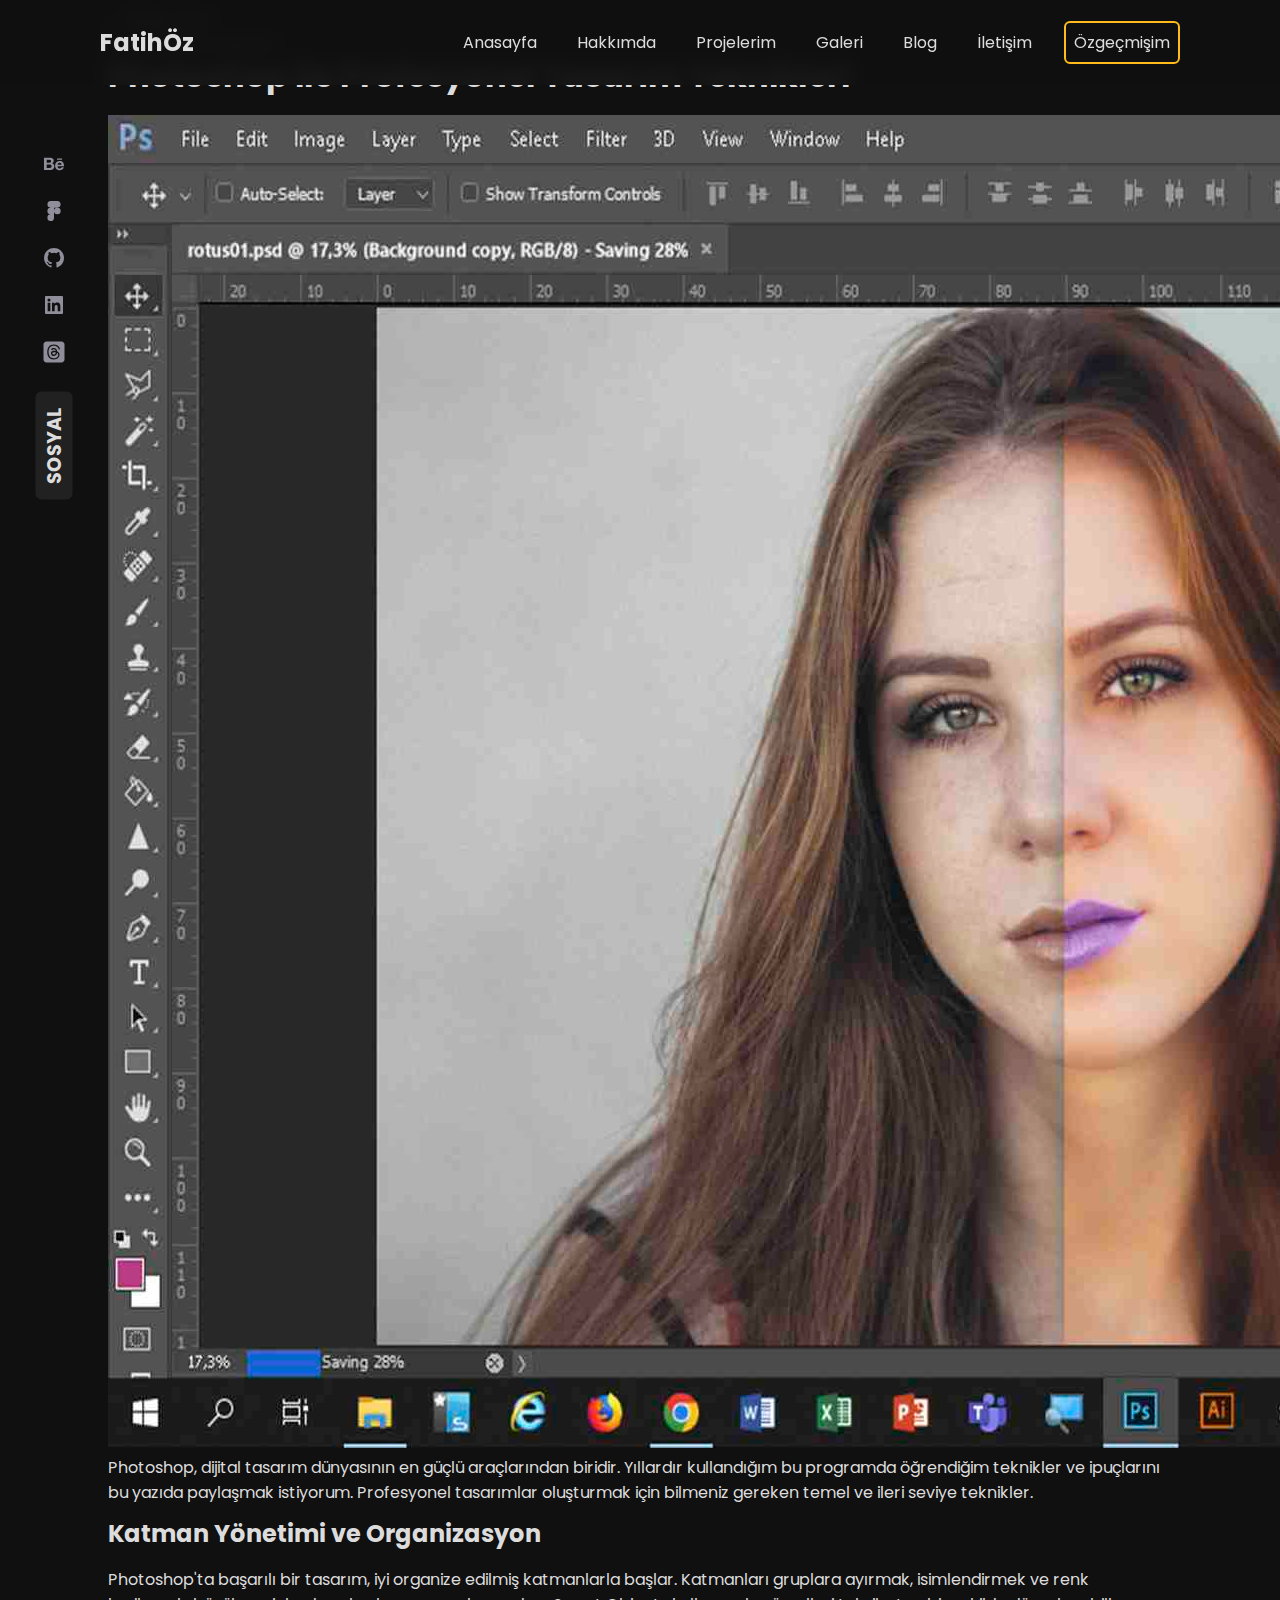
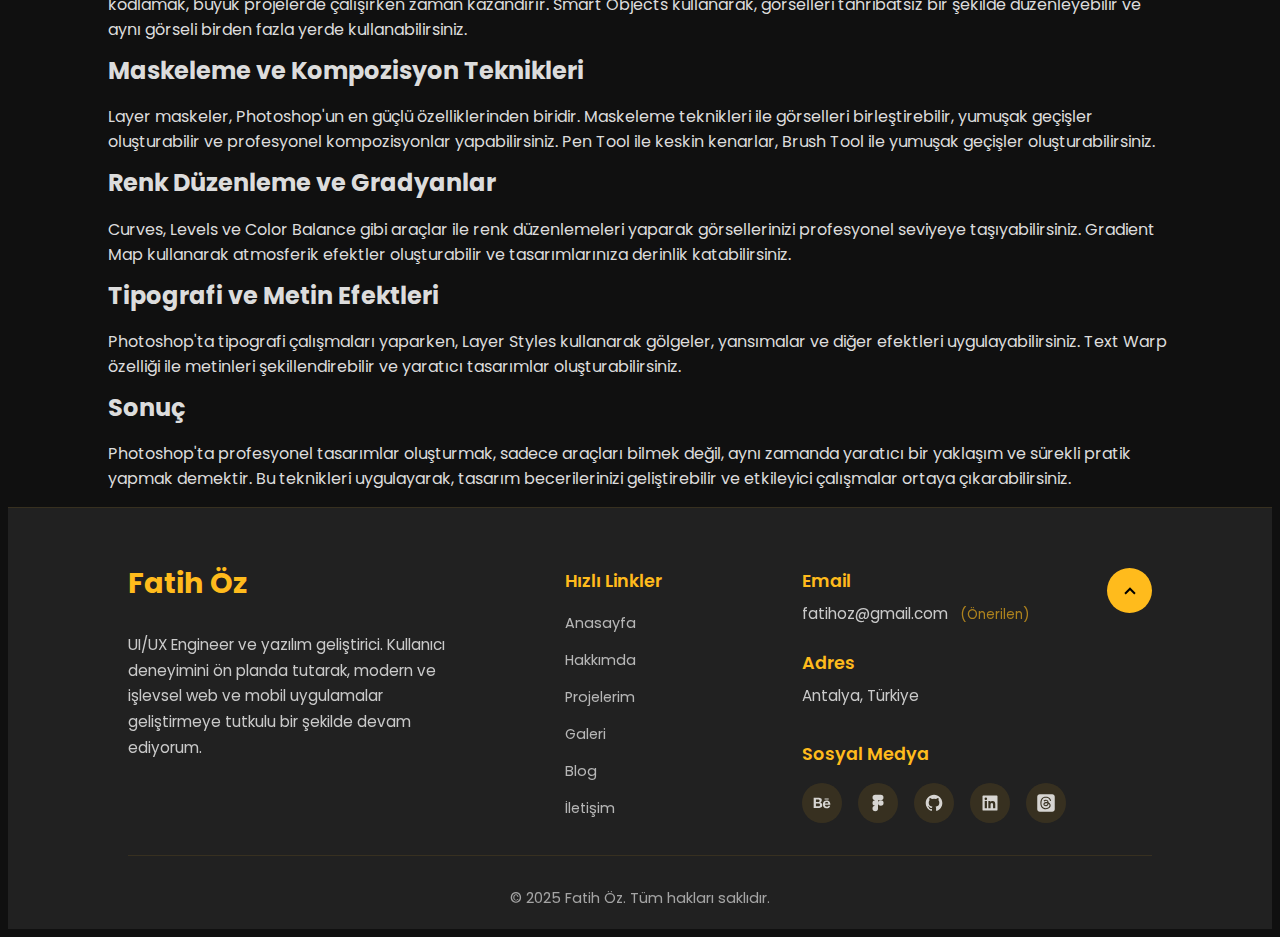
<file: public/blog-photoshop.html>
<!DOCTYPE html>
<html lang="tr">
  <head>
    <meta charset="UTF-8" />
    <meta http-equiv="X-UA-Compatible" content="IE=edge" />
    <meta name="viewport" content="width=device-width, initial-scale=1.0" />
    <link rel="preconnect" href="https://fonts.googleapis.com">
    <link rel="preconnect" href="https://fonts.gstatic.com" crossorigin>
    <link href="https://fonts.googleapis.com/css2?family=Open+Sans:wght@600;800&family=Poppins:wght@300;400;500;700&display=swap" rel="stylesheet">
    <link rel="stylesheet" href="./styles.css" />
    <link rel="icon" type="image/x-icon" href="./assets/favicon/favicon.ico">
    <link rel="apple-touch-icon" sizes="180x180" href="./assets/favicon/apple-touch-icon.png">
    <link rel="icon" type="image/png" sizes="32x32" href="./assets/favicon/favicon-32x32.png">
    <link rel="icon" type="image/png" sizes="16x16" href="./assets/favicon/favicon-16x16.png">
    <meta name="description" content="Photoshop ile Profesyonel Tasarım Teknikleri - Fatih Öz Blog">
    <title>Photoshop ile Profesyonel Tasarım Teknikleri - Fatih Öz</title>
    <script type="text/javascript">
      function googleTranslateElementInit() {
        new google.translate.TranslateElement({
          pageLanguage: 'tr',
          includedLanguages: 'tr,en',
          layout: google.translate.TranslateElement.InlineLayout.SIMPLE,
          autoDisplay: false
        }, 'google_translate_element');
      }
    </script>
    <script type="text/javascript" src="//translate.google.com/translate_a/element.js?cb=googleTranslateElementInit"></script>
  </head>

  <body>
    <div class="container">   
      <main class="wrapper">
        <nav id="nav" class="nav--bar">
          <div class="nav--logo">
              <a href="./index.html">FatihÖz</a>
          </div>
          <div class="nav--right">
            <button class="nav--toggle" aria-label="toggle navigation">
              <span class="hamburger"></span>
            </button>
            <div id="google_translate_element"></div>
          </div>
          <ul class="nav--links">
            <li>
              <a href="./index.html">
                <span>Anasayfa</span>
              </a>
            </li>
            <li>
              <a href="./hakkimda.html">
                <span>Hakkımda</span>
              </a>
            </li>
            <li>
              <a href="./projelerim.html">
                <span>Projelerim</span>
              </a>
            </li>
            <li>
              <a href="./galeri.html">
                <span>Galeri</span>
              </a>
            </li>
            <li>
              <a href="./blog.html">
                <span>Blog</span>
              </a>
            </li>
            <li>
              <a href="./iletisim.html">
                <span>İletişim</span>
              </a>
            </li>
            <li>
              <a class="resume" href="./assets/fatih_oz_cv_tr.pdf" download="Özgeçmiş">
                <span>Özgeçmişim</span>
              </a>
            </li>
          </ul>
        </nav>

        <div class="social--icons">
          <ul>
            <li>
              <a href="https://www.behance.net" target="_blank"><img src="./assets/behance.svg" alt="" /></a>
            </li>
            <li>
              <a href="https://www.figma.com" target="_blank"><img src="./assets/figma.svg" alt="" /></a>
            </li>
            <li>
              <a href="https://github.com" target="_blank"><img src="./assets/github.svg" alt="" /></a>
            </li>
            <li>
              <a href="https://www.linkedin.com" target="_blank"><img src="./assets/linkedin.svg" alt="" /></a>
            </li>
            <li>
              <a href="https://threads.net" target="_blank"><img src="./assets/twitter.svg" alt="" /></a>
            </li>
          </ul>
          <div class="hero--label"><p>Sosyal </p></div>
        </div>

        <!--Blog Post Content-->
        <article class="blog--post">
          <div class="blog--post-header">
            <a href="./blog.html" class="blog--back">← Blog'a Dön</a>
            <div class="blog--post-meta">
              <span class="blog--date">5 Ocak 2025</span>
              <span class="blog--category">Tasarım</span>
            </div>
            <h1 class="blog--post-title">Photoshop ile Profesyonel Tasarım Teknikleri</h1>
          </div>

          <div class="blog--post-image">
            <img src="./assets/images/blog2.jpeg" alt="Photoshop" />
          </div>

          <div class="blog--post-content">
            <p>
              Photoshop, dijital tasarım dünyasının en güçlü araçlarından biridir. Yıllardır kullandığım bu 
              programda öğrendiğim teknikler ve ipuçlarını bu yazıda paylaşmak istiyorum. Profesyonel tasarımlar 
              oluşturmak için bilmeniz gereken temel ve ileri seviye teknikler.
            </p>

            <h2>Katman Yönetimi ve Organizasyon</h2>
            <p>
              Photoshop'ta başarılı bir tasarım, iyi organize edilmiş katmanlarla başlar. Katmanları gruplara 
              ayırmak, isimlendirmek ve renk kodlamak, büyük projelerde çalışırken zaman kazandırır. Smart Objects 
              kullanarak, görselleri tahribatsız bir şekilde düzenleyebilir ve aynı görseli birden fazla yerde 
              kullanabilirsiniz.
            </p>

            <h2>Maskeleme ve Kompozisyon Teknikleri</h2>
            <p>
              Layer maskeler, Photoshop'un en güçlü özelliklerinden biridir. Maskeleme teknikleri ile görselleri 
              birleştirebilir, yumuşak geçişler oluşturabilir ve profesyonel kompozisyonlar yapabilirsiniz. 
              Pen Tool ile keskin kenarlar, Brush Tool ile yumuşak geçişler oluşturabilirsiniz.
            </p>

            <h2>Renk Düzenleme ve Gradyanlar</h2>
            <p>
              Curves, Levels ve Color Balance gibi araçlar ile renk düzenlemeleri yaparak görsellerinizi 
              profesyonel seviyeye taşıyabilirsiniz. Gradient Map kullanarak atmosferik efektler oluşturabilir 
              ve tasarımlarınıza derinlik katabilirsiniz.
            </p>

            <h2>Tipografi ve Metin Efektleri</h2>
            <p>
              Photoshop'ta tipografi çalışmaları yaparken, Layer Styles kullanarak gölgeler, yansımalar ve 
              diğer efektleri uygulayabilirsiniz. Text Warp özelliği ile metinleri şekillendirebilir ve 
              yaratıcı tasarımlar oluşturabilirsiniz.
            </p>

            <h2>Sonuç</h2>
            <p>
              Photoshop'ta profesyonel tasarımlar oluşturmak, sadece araçları bilmek değil, aynı zamanda 
              yaratıcı bir yaklaşım ve sürekli pratik yapmak demektir. Bu teknikleri uygulayarak, 
              tasarım becerilerinizi geliştirebilir ve etkileyici çalışmalar ortaya çıkarabilirsiniz.
            </p>
          </div>
        </article>
        
      </main>
      <footer id="contact" class="footer">
        <div class="footer--content">
          <div class="footer--left">
            <h3 class="footer--title">Fatih Öz</h3>
            <p class="footer--description">
              UI/UX Engineer ve yazılım geliştirici. Kullanıcı deneyimini ön planda tutarak, 
              modern ve işlevsel web ve mobil uygulamalar geliştirmeye tutkulu bir şekilde devam ediyorum.
            </p>
          </div>
          <div class="footer--center">
            <div class="footer--quick-links">
              <h4>Hızlı Linkler</h4>
              <ul>
                <li><a href="./index.html#profile">Anasayfa</a></li>
                <li><a href="./hakkimda.html">Hakkımda</a></li>
                <li><a href="./projelerim.html">Projelerim</a></li>
                <li><a href="./galeri.html">Galeri</a></li>
                <li><a href="./blog.html">Blog</a></li>
                <li><a href="./iletisim.html">İletişim</a></li>
              </ul>
            </div>
          </div>
          <div class="footer--right">
            <div class="footer--contact-info">
              <div class="footer--info-item">
                <h4>Email</h4>
                <p>fatihoz@gmail.com <span>(Önerilen)</span></p>
              </div>
              <div class="footer--info-item">
                <h4>Adres</h4>
                <p>Antalya, Türkiye</p>
              </div>
            </div>
            <div class="footer--social">
              <h4>Sosyal Medya</h4>
              <div class="footer--social-icons">
                <a href="https://www.behance.net" target="_blank"><img src="./assets/behance.svg" alt="Behance" /></a>
                <a href="https://www.figma.com" target="_blank"><img src="./assets/figma.svg" alt="Figma" /></a>
                <a href="https://github.com" target="_blank"><img src="./assets/github.svg" alt="GitHub" /></a>
                <a href="https://www.linkedin.com" target="_blank"><img src="./assets/linkedin.svg" alt="LinkedIn" /></a>
                <a href="https://threads.net" target="_blank"><img src="./assets/twitter.svg" alt="Twitter" /></a>
              </div>
            </div>
          </div>
        </div>
        <div class="footer--bottom">
          <p class="footer--copyright">© 2025 Fatih Öz. Tüm hakları saklıdır.</p>
        </div>
        <a class="footer--scroll-top" href="#nav"><img src="./assets/cheveronUp.svg" alt="Yukarı" /></a>
      </footer>
    </div>
    <script>
      const navToggle = document.querySelector('.nav--toggle');
      const navLinks = document.querySelector('.nav--links');
      
      navToggle.addEventListener('click', () => {
        const isOpen = navToggle.classList.contains('active');
        navToggle.classList.toggle('active');
        navLinks.classList.toggle('active');
        document.body.style.overflow = isOpen ? '' : 'hidden';
      });

      document.querySelectorAll('.nav--links a').forEach(link => {
        link.addEventListener('click', () => {
          navToggle.classList.remove('active');
          navLinks.classList.remove('active');
          document.body.style.overflow = '';
        });
      });
    </script>
  </body>
</html>
</file>
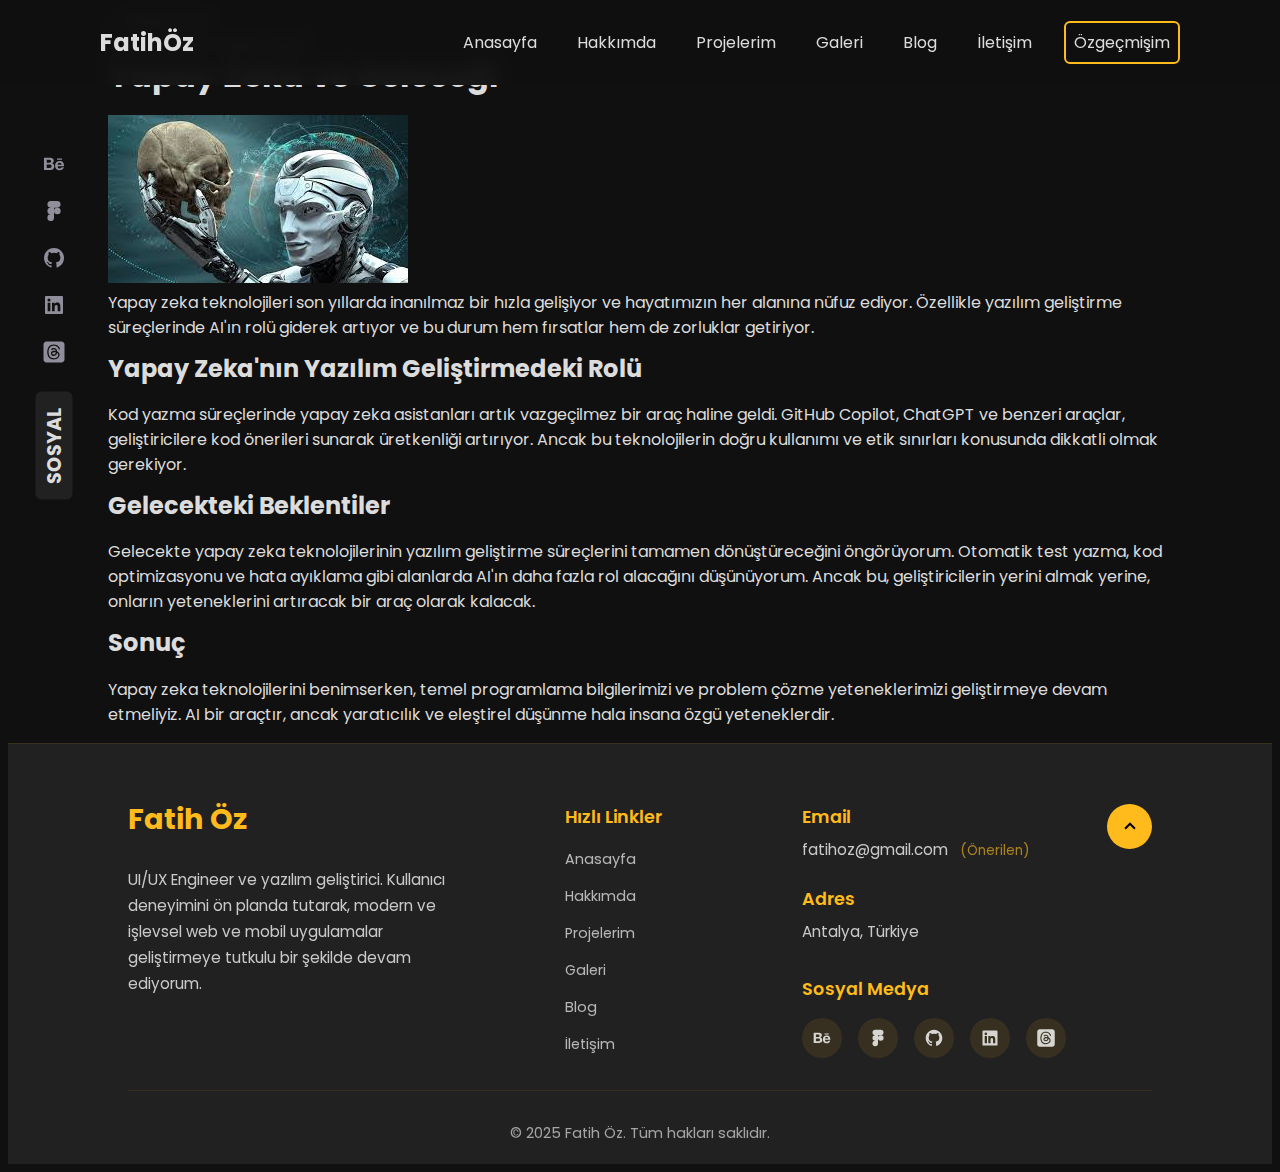
<file: public/blog-yapay-zeka.html>
<!DOCTYPE html>
<html lang="tr">
  <head>
    <meta charset="UTF-8" />
    <meta http-equiv="X-UA-Compatible" content="IE=edge" />
    <meta name="viewport" content="width=device-width, initial-scale=1.0" />
    <link rel="preconnect" href="https://fonts.googleapis.com">
    <link rel="preconnect" href="https://fonts.gstatic.com" crossorigin>
    <link href="https://fonts.googleapis.com/css2?family=Open+Sans:wght@600;800&family=Poppins:wght@300;400;500;700&display=swap" rel="stylesheet">
    <link rel="stylesheet" href="./styles.css" />
    <link rel="icon" type="image/x-icon" href="./assets/favicon/favicon.ico">
    <link rel="apple-touch-icon" sizes="180x180" href="./assets/favicon/apple-touch-icon.png">
    <link rel="icon" type="image/png" sizes="32x32" href="./assets/favicon/favicon-32x32.png">
    <link rel="icon" type="image/png" sizes="16x16" href="./assets/favicon/favicon-16x16.png">
    <meta name="description" content="Yapay Zeka ve Geleceği - Fatih Öz Blog">
    <title>Yapay Zeka ve Geleceği - Fatih Öz</title>
    <script type="text/javascript">
      function googleTranslateElementInit() {
        new google.translate.TranslateElement({
          pageLanguage: 'tr',
          includedLanguages: 'tr,en',
          layout: google.translate.TranslateElement.InlineLayout.SIMPLE,
          autoDisplay: false
        }, 'google_translate_element');
      }
    </script>
    <script type="text/javascript" src="//translate.google.com/translate_a/element.js?cb=googleTranslateElementInit"></script>
  </head>

  <body>
    <div class="container">   
      <main class="wrapper">
        <nav id="nav" class="nav--bar">
          <div class="nav--logo">
              <a href="./index.html">FatihÖz</a>
          </div>
          <div class="nav--right">
            <button class="nav--toggle" aria-label="toggle navigation">
              <span class="hamburger"></span>
            </button>
            <div id="google_translate_element"></div>
          </div>
          <ul class="nav--links">
            <li>
              <a href="./index.html">
                <span>Anasayfa</span>
              </a>
            </li>
            <li>
              <a href="./hakkimda.html">
                <span>Hakkımda</span>
              </a>
            </li>
            <li>
              <a href="./projelerim.html">
                <span>Projelerim</span>
              </a>
            </li>
            <li>
              <a href="./galeri.html">
                <span>Galeri</span>
              </a>
            </li>
            <li>
              <a href="./blog.html">
                <span>Blog</span>
              </a>
            </li>
            <li>
              <a href="./iletisim.html">
                <span>İletişim</span>
              </a>
            </li>
            <li>
              <a class="resume" href="./assets/fatih_oz_cv_tr.pdf" download="Özgeçmiş">
                <span>Özgeçmişim</span>
              </a>
            </li>
          </ul>
        </nav>

        <div class="social--icons">
          <ul>
            <li>
              <a href="https://www.behance.net" target="_blank"><img src="./assets/behance.svg" alt="" /></a>
            </li>
            <li>
              <a href="https://www.figma.com" target="_blank"><img src="./assets/figma.svg" alt="" /></a>
            </li>
            <li>
              <a href="https://github.com" target="_blank"><img src="./assets/github.svg" alt="" /></a>
            </li>
            <li>
              <a href="https://www.linkedin.com" target="_blank"><img src="./assets/linkedin.svg" alt="" /></a>
            </li>
            <li>
              <a href="https://threads.net" target="_blank"><img src="./assets/twitter.svg" alt="" /></a>
            </li>
          </ul>
          <div class="hero--label"><p>Sosyal </p></div>
        </div>

        <!--Blog Post Content-->
        <article class="blog--post">
          <div class="blog--post-header">
            <a href="./blog.html" class="blog--back">← Blog'a Dön</a>
            <div class="blog--post-meta">
              <span class="blog--date">15 Ocak 2025</span>
              <span class="blog--category">Yapay Zeka</span>
            </div>
            <h1 class="blog--post-title">Yapay Zeka ve Geleceği</h1>
          </div>

          <div class="blog--post-image">
            <img src="./assets/images/blog1.jpg" alt="Yapay Zeka" />
          </div>

          <div class="blog--post-content">
            <p>
              Yapay zeka teknolojileri son yıllarda inanılmaz bir hızla gelişiyor ve hayatımızın her alanına nüfuz ediyor. 
              Özellikle yazılım geliştirme süreçlerinde AI'ın rolü giderek artıyor ve bu durum hem fırsatlar hem de 
              zorluklar getiriyor.
            </p>

            <h2>Yapay Zeka'nın Yazılım Geliştirmedeki Rolü</h2>
            <p>
              Kod yazma süreçlerinde yapay zeka asistanları artık vazgeçilmez bir araç haline geldi. GitHub Copilot, 
              ChatGPT ve benzeri araçlar, geliştiricilere kod önerileri sunarak üretkenliği artırıyor. Ancak bu 
              teknolojilerin doğru kullanımı ve etik sınırları konusunda dikkatli olmak gerekiyor.
            </p>

            <h2>Gelecekteki Beklentiler</h2>
            <p>
              Gelecekte yapay zeka teknolojilerinin yazılım geliştirme süreçlerini tamamen dönüştüreceğini öngörüyorum. 
              Otomatik test yazma, kod optimizasyonu ve hata ayıklama gibi alanlarda AI'ın daha fazla rol alacağını 
              düşünüyorum. Ancak bu, geliştiricilerin yerini almak yerine, onların yeteneklerini artıracak bir araç 
              olarak kalacak.
            </p>

            <h2>Sonuç</h2>
            <p>
              Yapay zeka teknolojilerini benimserken, temel programlama bilgilerimizi ve problem çözme yeteneklerimizi 
              geliştirmeye devam etmeliyiz. AI bir araçtır, ancak yaratıcılık ve eleştirel düşünme hala insana özgü 
              yeteneklerdir.
            </p>
          </div>
        </article>
        
      </main>
      <footer id="contact" class="footer">
        <div class="footer--content">
          <div class="footer--left">
            <h3 class="footer--title">Fatih Öz</h3>
            <p class="footer--description">
              UI/UX Engineer ve yazılım geliştirici. Kullanıcı deneyimini ön planda tutarak, 
              modern ve işlevsel web ve mobil uygulamalar geliştirmeye tutkulu bir şekilde devam ediyorum.
            </p>
          </div>
          <div class="footer--center">
            <div class="footer--quick-links">
              <h4>Hızlı Linkler</h4>
              <ul>
                <li><a href="./index.html#profile">Anasayfa</a></li>
                <li><a href="./hakkimda.html">Hakkımda</a></li>
                <li><a href="./projelerim.html">Projelerim</a></li>
                <li><a href="./galeri.html">Galeri</a></li>
                <li><a href="./blog.html">Blog</a></li>
                <li><a href="./iletisim.html">İletişim</a></li>
              </ul>
            </div>
          </div>
          <div class="footer--right">
            <div class="footer--contact-info">
              <div class="footer--info-item">
                <h4>Email</h4>
                <p>fatihoz@gmail.com <span>(Önerilen)</span></p>
              </div>
              <div class="footer--info-item">
                <h4>Adres</h4>
                <p>Antalya, Türkiye</p>
              </div>
            </div>
            <div class="footer--social">
              <h4>Sosyal Medya</h4>
              <div class="footer--social-icons">
                <a href="https://www.behance.net" target="_blank"><img src="./assets/behance.svg" alt="Behance" /></a>
                <a href="https://www.figma.com" target="_blank"><img src="./assets/figma.svg" alt="Figma" /></a>
                <a href="https://github.com" target="_blank"><img src="./assets/github.svg" alt="GitHub" /></a>
                <a href="https://www.linkedin.com" target="_blank"><img src="./assets/linkedin.svg" alt="LinkedIn" /></a>
                <a href="https://threads.net" target="_blank"><img src="./assets/twitter.svg" alt="Twitter" /></a>
              </div>
            </div>
          </div>
        </div>
        <div class="footer--bottom">
          <p class="footer--copyright">© 2025 Fatih Öz. Tüm hakları saklıdır.</p>
        </div>
        <a class="footer--scroll-top" href="#nav"><img src="./assets/cheveronUp.svg" alt="Yukarı" /></a>
      </footer>
    </div>
    <script>
      const navToggle = document.querySelector('.nav--toggle');
      const navLinks = document.querySelector('.nav--links');
      
      navToggle.addEventListener('click', () => {
        const isOpen = navToggle.classList.contains('active');
        navToggle.classList.toggle('active');
        navLinks.classList.toggle('active');
        document.body.style.overflow = isOpen ? '' : 'hidden';
      });

      document.querySelectorAll('.nav--links a').forEach(link => {
        link.addEventListener('click', () => {
          navToggle.classList.remove('active');
          navLinks.classList.remove('active');
          document.body.style.overflow = '';
        });
      });
    </script>
  </body>
</html>
</file>
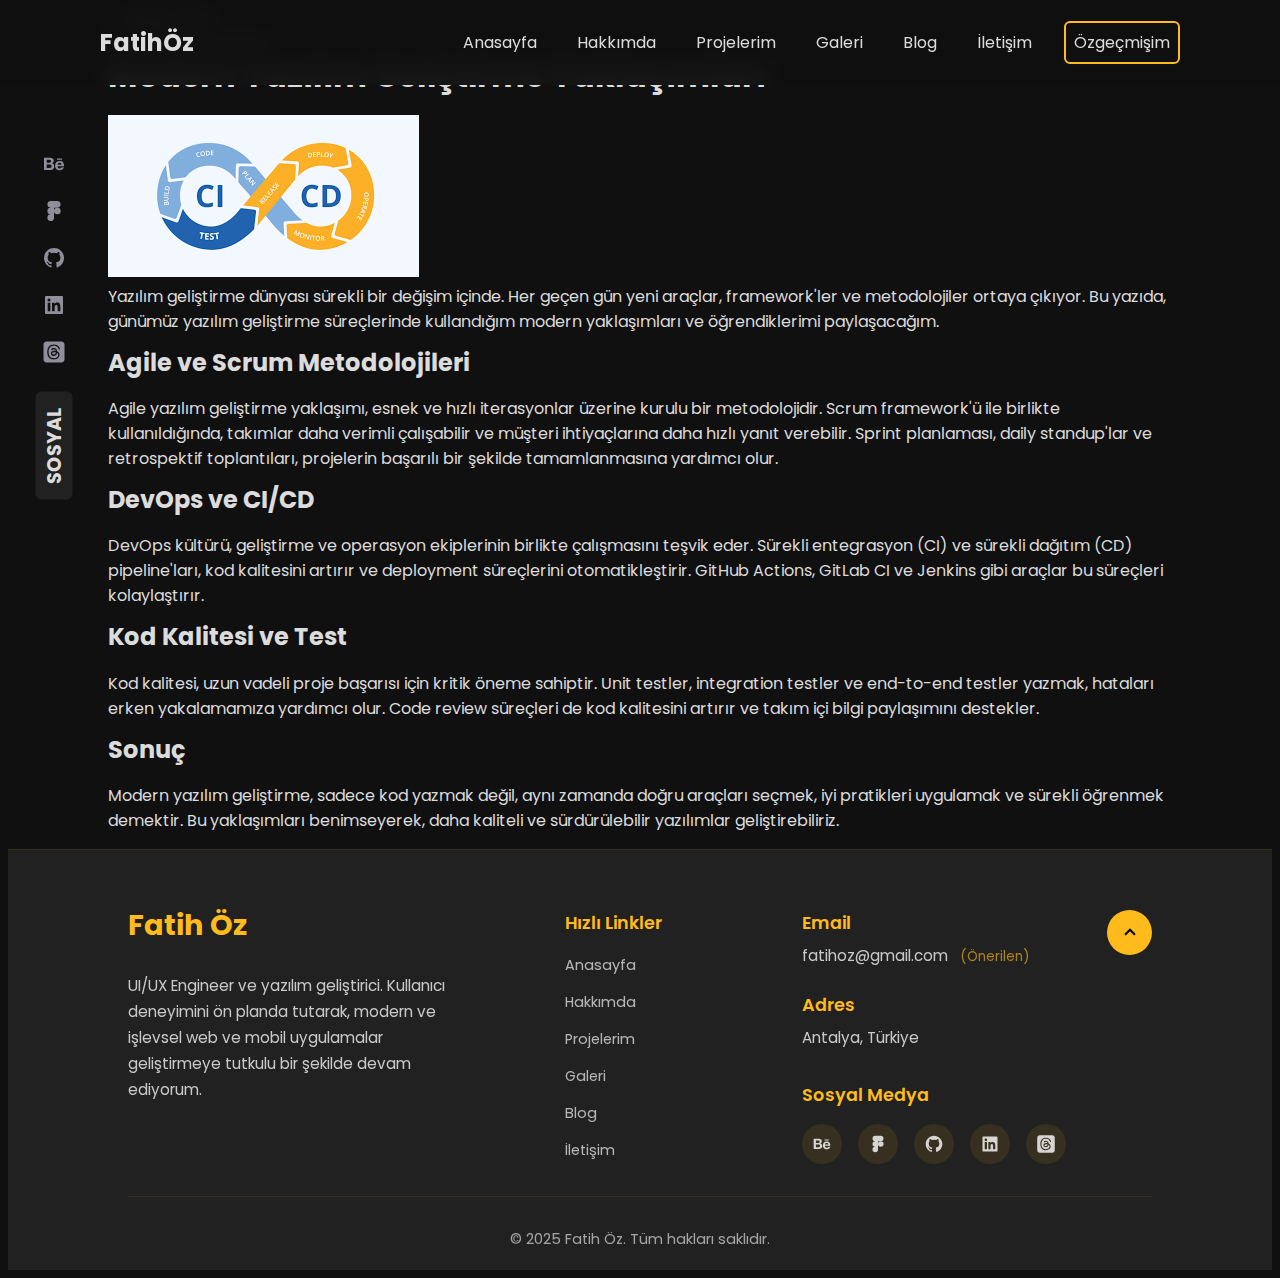
<file: public/blog-yazilim.html>
<!DOCTYPE html>
<html lang="tr">
  <head>
    <meta charset="UTF-8" />
    <meta http-equiv="X-UA-Compatible" content="IE=edge" />
    <meta name="viewport" content="width=device-width, initial-scale=1.0" />
    <link rel="preconnect" href="https://fonts.googleapis.com">
    <link rel="preconnect" href="https://fonts.gstatic.com" crossorigin>
    <link href="https://fonts.googleapis.com/css2?family=Open+Sans:wght@600;800&family=Poppins:wght@300;400;500;700&display=swap" rel="stylesheet">
    <link rel="stylesheet" href="./styles.css" />
    <link rel="icon" type="image/x-icon" href="./assets/favicon/favicon.ico">
    <link rel="apple-touch-icon" sizes="180x180" href="./assets/favicon/apple-touch-icon.png">
    <link rel="icon" type="image/png" sizes="32x32" href="./assets/favicon/favicon-32x32.png">
    <link rel="icon" type="image/png" sizes="16x16" href="./assets/favicon/favicon-16x16.png">
    <meta name="description" content="Modern Yazılım Geliştirme Yaklaşımları - Fatih Öz Blog">
    <title>Modern Yazılım Geliştirme Yaklaşımları - Fatih Öz</title>
    <script type="text/javascript">
      function googleTranslateElementInit() {
        new google.translate.TranslateElement({
          pageLanguage: 'tr',
          includedLanguages: 'tr,en',
          layout: google.translate.TranslateElement.InlineLayout.SIMPLE,
          autoDisplay: false
        }, 'google_translate_element');
      }
    </script>
    <script type="text/javascript" src="//translate.google.com/translate_a/element.js?cb=googleTranslateElementInit"></script>
  </head>

  <body>
    <div class="container">   
      <main class="wrapper">
        <nav id="nav" class="nav--bar">
          <div class="nav--logo">
              <a href="./index.html">FatihÖz</a>
          </div>
          <div class="nav--right">
            <button class="nav--toggle" aria-label="toggle navigation">
              <span class="hamburger"></span>
            </button>
            <div id="google_translate_element"></div>
          </div>
          <ul class="nav--links">
            <li>
              <a href="./index.html">
                <span>Anasayfa</span>
              </a>
            </li>
            <li>
              <a href="./hakkimda.html">
                <span>Hakkımda</span>
              </a>
            </li>
            <li>
              <a href="./projelerim.html">
                <span>Projelerim</span>
              </a>
            </li>
            <li>
              <a href="./galeri.html">
                <span>Galeri</span>
              </a>
            </li>
            <li>
              <a href="./blog.html">
                <span>Blog</span>
              </a>
            </li>
            <li>
              <a href="./iletisim.html">
                <span>İletişim</span>
              </a>
            </li>
            <li>
              <a class="resume" href="./assets/fatih_oz_cv_tr.pdf" download="Özgeçmiş">
                <span>Özgeçmişim</span>
              </a>
            </li>
          </ul>
        </nav>

        <div class="social--icons">
          <ul>
            <li>
              <a href="https://www.behance.net" target="_blank"><img src="./assets/behance.svg" alt="" /></a>
            </li>
            <li>
              <a href="https://www.figma.com" target="_blank"><img src="./assets/figma.svg" alt="" /></a>
            </li>
            <li>
              <a href="https://github.com" target="_blank"><img src="./assets/github.svg" alt="" /></a>
            </li>
            <li>
              <a href="https://www.linkedin.com" target="_blank"><img src="./assets/linkedin.svg" alt="" /></a>
            </li>
            <li>
              <a href="https://threads.net" target="_blank"><img src="./assets/twitter.svg" alt="" /></a>
            </li>
          </ul>
          <div class="hero--label"><p>Sosyal </p></div>
        </div>

        <!--Blog Post Content-->
        <article class="blog--post">
          <div class="blog--post-header">
            <a href="./blog.html" class="blog--back">← Blog'a Dön</a>
            <div class="blog--post-meta">
              <span class="blog--date">10 Ocak 2025</span>
              <span class="blog--category">Yazılım</span>
            </div>
            <h1 class="blog--post-title">Modern Yazılım Geliştirme Yaklaşımları</h1>
          </div>

          <div class="blog--post-image">
            <img src="./assets/images/blog3.png" alt="Yazılım Geliştirme" />
          </div>

          <div class="blog--post-content">
            <p>
              Yazılım geliştirme dünyası sürekli bir değişim içinde. Her geçen gün yeni araçlar, framework'ler ve 
              metodolojiler ortaya çıkıyor. Bu yazıda, günümüz yazılım geliştirme süreçlerinde kullandığım modern 
              yaklaşımları ve öğrendiklerimi paylaşacağım.
            </p>

            <h2>Agile ve Scrum Metodolojileri</h2>
            <p>
              Agile yazılım geliştirme yaklaşımı, esnek ve hızlı iterasyonlar üzerine kurulu bir metodolojidir. 
              Scrum framework'ü ile birlikte kullanıldığında, takımlar daha verimli çalışabilir ve müşteri 
              ihtiyaçlarına daha hızlı yanıt verebilir. Sprint planlaması, daily standup'lar ve retrospektif 
              toplantıları, projelerin başarılı bir şekilde tamamlanmasına yardımcı olur.
            </p>

            <h2>DevOps ve CI/CD</h2>
            <p>
              DevOps kültürü, geliştirme ve operasyon ekiplerinin birlikte çalışmasını teşvik eder. Sürekli 
              entegrasyon (CI) ve sürekli dağıtım (CD) pipeline'ları, kod kalitesini artırır ve deployment 
              süreçlerini otomatikleştirir. GitHub Actions, GitLab CI ve Jenkins gibi araçlar bu süreçleri 
              kolaylaştırır.
            </p>

            <h2>Kod Kalitesi ve Test</h2>
            <p>
              Kod kalitesi, uzun vadeli proje başarısı için kritik öneme sahiptir. Unit testler, integration 
              testler ve end-to-end testler yazmak, hataları erken yakalamamıza yardımcı olur. Code review 
              süreçleri de kod kalitesini artırır ve takım içi bilgi paylaşımını destekler.
            </p>

            <h2>Sonuç</h2>
            <p>
              Modern yazılım geliştirme, sadece kod yazmak değil, aynı zamanda doğru araçları seçmek, iyi 
              pratikleri uygulamak ve sürekli öğrenmek demektir. Bu yaklaşımları benimseyerek, daha kaliteli 
              ve sürdürülebilir yazılımlar geliştirebiliriz.
            </p>
          </div>
        </article>
        
      </main>
      <footer id="contact" class="footer">
        <div class="footer--content">
          <div class="footer--left">
            <h3 class="footer--title">Fatih Öz</h3>
            <p class="footer--description">
              UI/UX Engineer ve yazılım geliştirici. Kullanıcı deneyimini ön planda tutarak, 
              modern ve işlevsel web ve mobil uygulamalar geliştirmeye tutkulu bir şekilde devam ediyorum.
            </p>
          </div>
          <div class="footer--center">
            <div class="footer--quick-links">
              <h4>Hızlı Linkler</h4>
              <ul>
                <li><a href="./index.html#profile">Anasayfa</a></li>
                <li><a href="./hakkimda.html">Hakkımda</a></li>
                <li><a href="./projelerim.html">Projelerim</a></li>
                <li><a href="./galeri.html">Galeri</a></li>
                <li><a href="./blog.html">Blog</a></li>
                <li><a href="./iletisim.html">İletişim</a></li>
              </ul>
            </div>
          </div>
          <div class="footer--right">
            <div class="footer--contact-info">
              <div class="footer--info-item">
                <h4>Email</h4>
                <p>fatihoz@gmail.com <span>(Önerilen)</span></p>
              </div>
              <div class="footer--info-item">
                <h4>Adres</h4>
                <p>Antalya, Türkiye</p>
              </div>
            </div>
            <div class="footer--social">
              <h4>Sosyal Medya</h4>
              <div class="footer--social-icons">
                <a href="https://www.behance.net" target="_blank"><img src="./assets/behance.svg" alt="Behance" /></a>
                <a href="https://www.figma.com" target="_blank"><img src="./assets/figma.svg" alt="Figma" /></a>
                <a href="https://github.com" target="_blank"><img src="./assets/github.svg" alt="GitHub" /></a>
                <a href="https://www.linkedin.com" target="_blank"><img src="./assets/linkedin.svg" alt="LinkedIn" /></a>
                <a href="https://threads.net" target="_blank"><img src="./assets/twitter.svg" alt="Twitter" /></a>
              </div>
            </div>
          </div>
        </div>
        <div class="footer--bottom">
          <p class="footer--copyright">© 2025 Fatih Öz. Tüm hakları saklıdır.</p>
        </div>
        <a class="footer--scroll-top" href="#nav"><img src="./assets/cheveronUp.svg" alt="Yukarı" /></a>
      </footer>
    </div>
    <script>
      const navToggle = document.querySelector('.nav--toggle');
      const navLinks = document.querySelector('.nav--links');
      
      navToggle.addEventListener('click', () => {
        const isOpen = navToggle.classList.contains('active');
        navToggle.classList.toggle('active');
        navLinks.classList.toggle('active');
        document.body.style.overflow = isOpen ? '' : 'hidden';
      });

      document.querySelectorAll('.nav--links a').forEach(link => {
        link.addEventListener('click', () => {
          navToggle.classList.remove('active');
          navLinks.classList.remove('active');
          document.body.style.overflow = '';
        });
      });
    </script>
  </body>
</html>
</file>
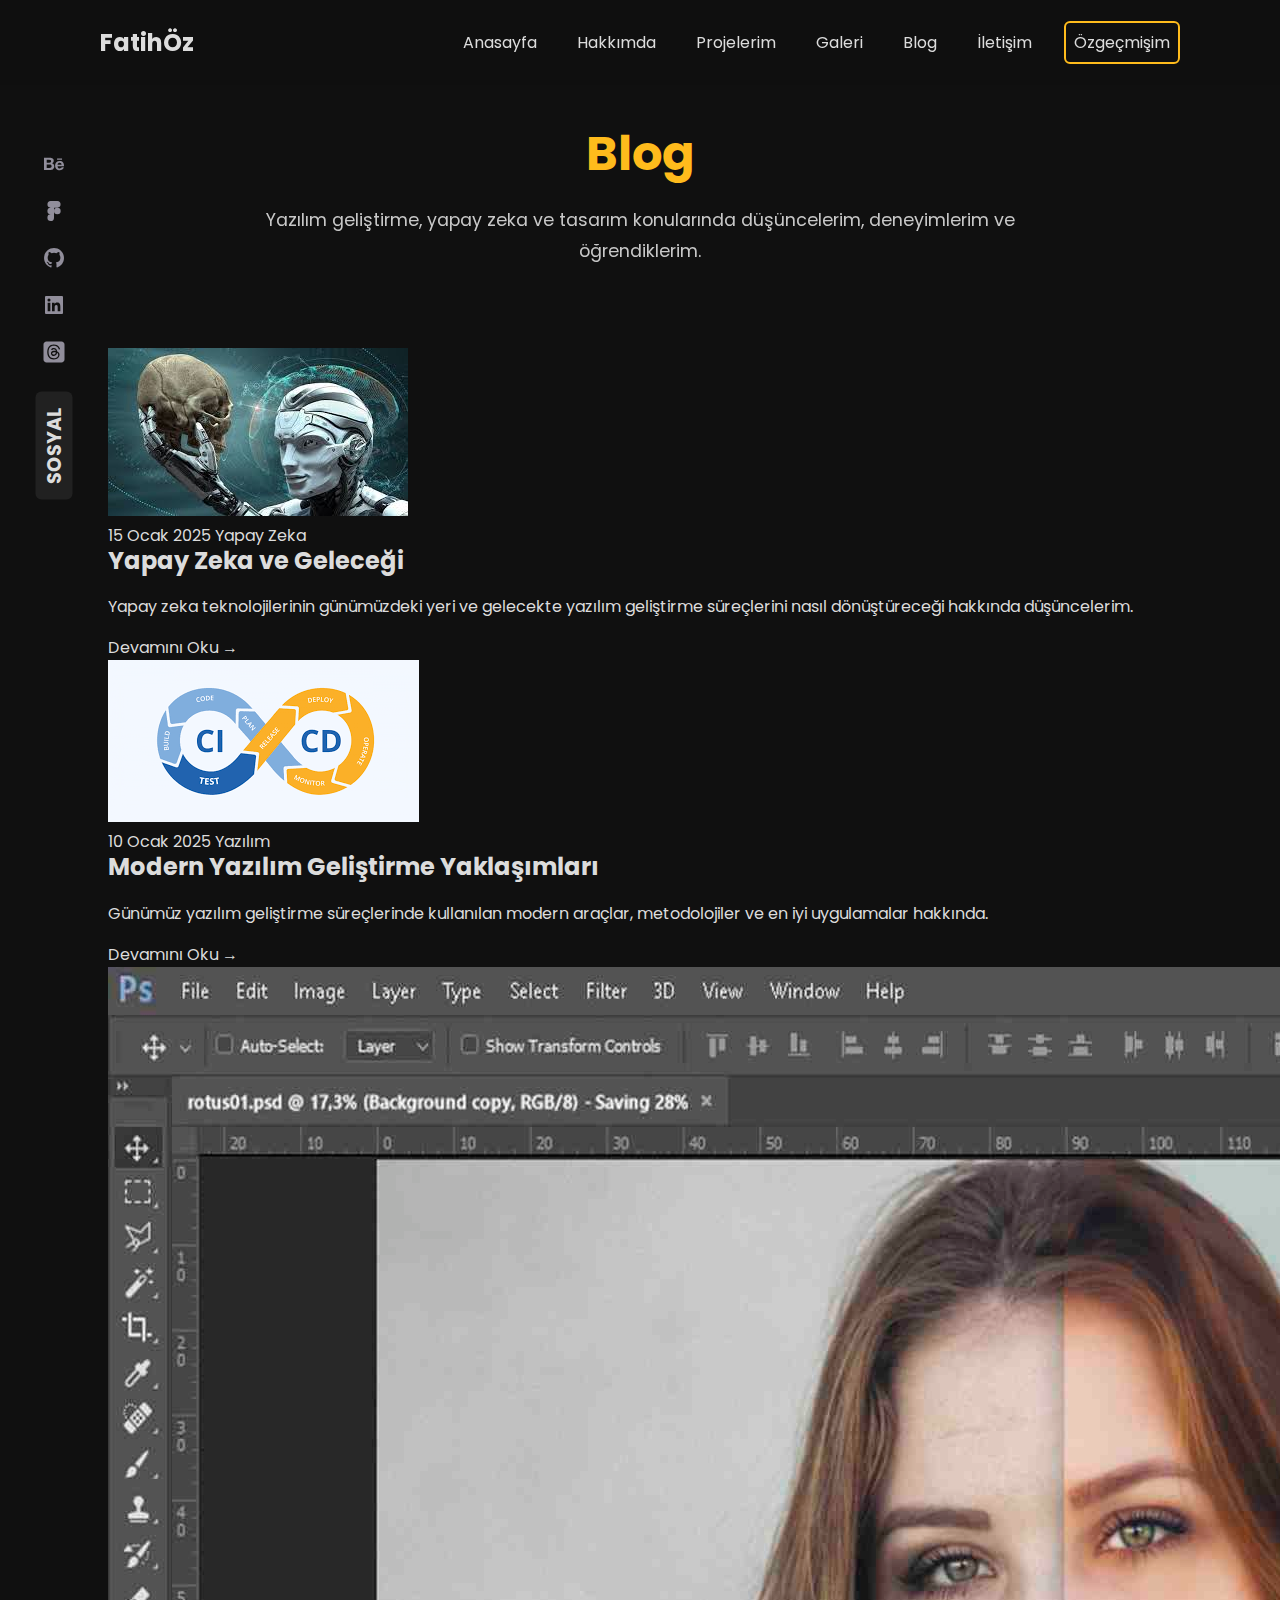
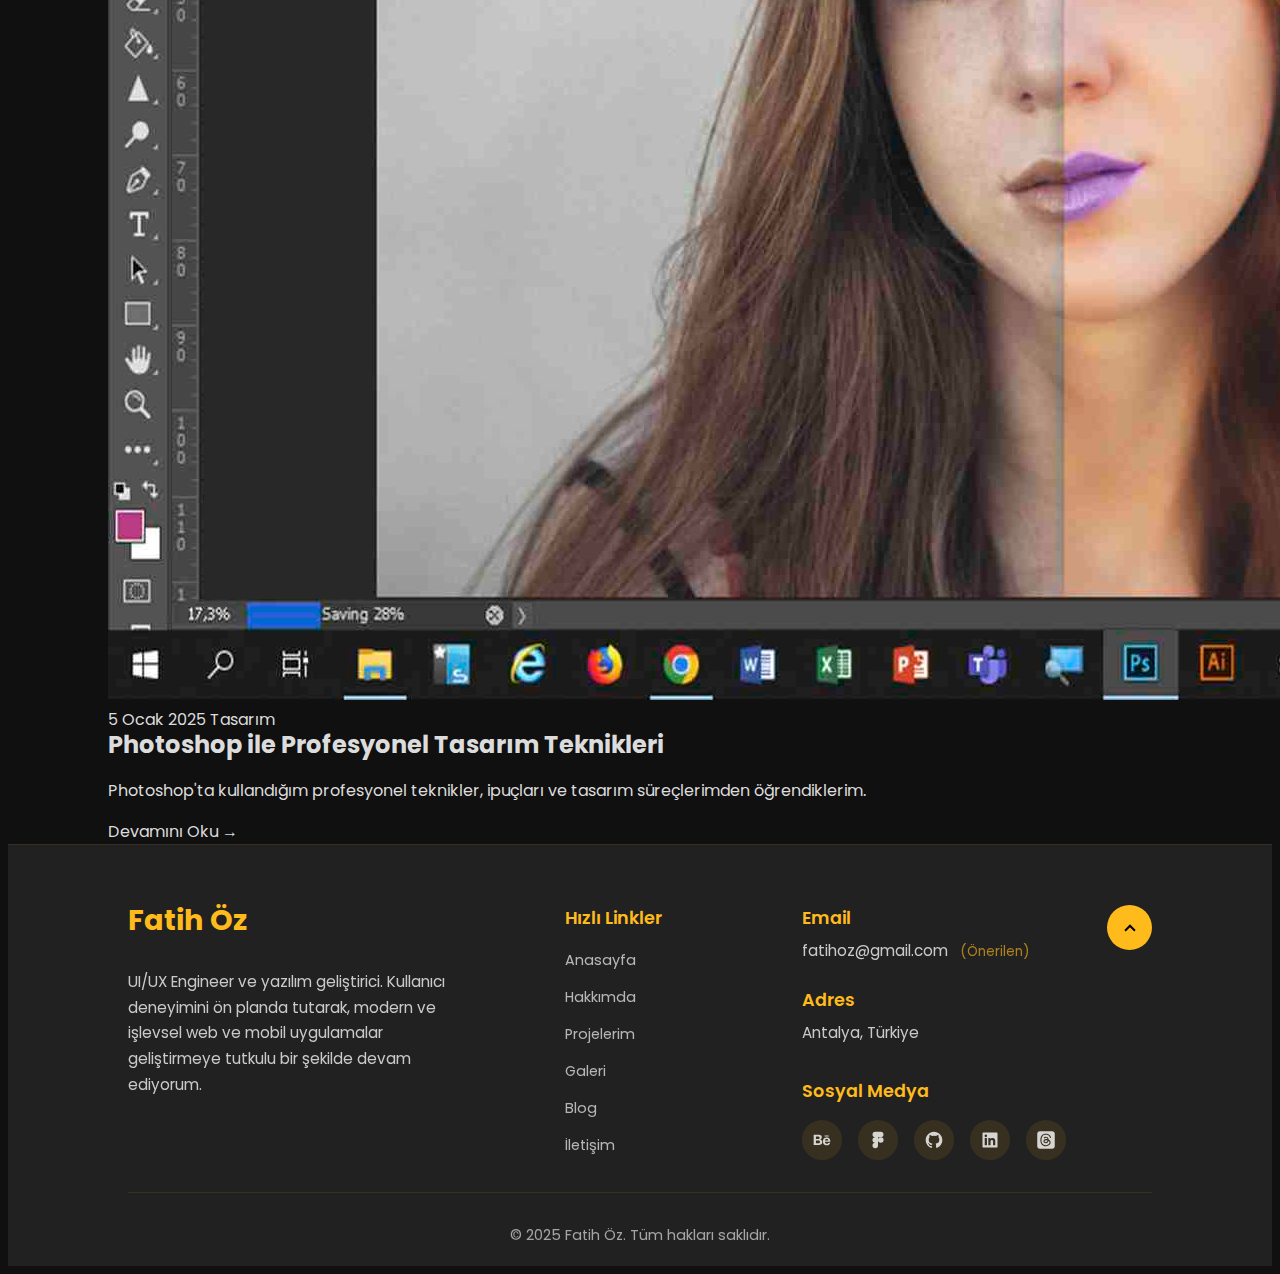
<file: public/blog.html>
<!DOCTYPE html>
<html lang="tr">
  <head>
    <meta charset="UTF-8" />
    <meta http-equiv="X-UA-Compatible" content="IE=edge" />
    <meta name="viewport" content="width=device-width, initial-scale=1.0" />
    <link rel="preconnect" href="https://fonts.googleapis.com">
    <link rel="preconnect" href="https://fonts.gstatic.com" crossorigin>
    <link href="https://fonts.googleapis.com/css2?family=Open+Sans:wght@600;800&family=Poppins:wght@300;400;500;700&display=swap" rel="stylesheet">
    <link rel="stylesheet" href="./styles.css" />
    <link rel="icon" type="image/x-icon" href="./assets/favicon/favicon.ico">
    <link rel="apple-touch-icon" sizes="180x180" href="./assets/favicon/apple-touch-icon.png">
    <link rel="icon" type="image/png" sizes="32x32" href="./assets/favicon/favicon-32x32.png">
    <link rel="icon" type="image/png" sizes="16x16" href="./assets/favicon/favicon-16x16.png">
    <meta name="description" content="Fatih Öz - Blog. Yazılım, AI ve Photoshop hakkında yazılarım.">
    <title>Blog - Fatih Öz</title>
    <script type="text/javascript">
      function googleTranslateElementInit() {
        new google.translate.TranslateElement({
          pageLanguage: 'tr',
          includedLanguages: 'tr,en',
          layout: google.translate.TranslateElement.InlineLayout.SIMPLE,
          autoDisplay: false
        }, 'google_translate_element');
      }
    </script>
    <script type="text/javascript" src="//translate.google.com/translate_a/element.js?cb=googleTranslateElementInit"></script>
  </head>

  <body>
    <!--content of body-->
    <div class="container">   
      <!--content wrapper-->
      <main class="wrapper">
        <!--nav starts-->
        <nav id="nav" class="nav--bar">
          <div class="nav--logo">
              <a href="./index.html">FatihÖz</a>
          </div>
          <div class="nav--right">
            <button class="nav--toggle" aria-label="toggle navigation">
              <span class="hamburger"></span>
            </button>
            <div id="google_translate_element"></div>
          </div>
          <ul class="nav--links">
            <li>
              <a href="./index.html">
                <span>Anasayfa</span>
              </a>
            </li>
            <li>
              <a href="./hakkimda.html">
                <span>Hakkımda</span>
              </a>
            </li>
            <li>
              <a href="./projelerim.html">
                <span>Projelerim</span>
              </a>
            </li>
            <li>
              <a href="./galeri.html">
                <span>Galeri</span>
              </a>
            </li>
            <li>
              <a href="./blog.html">
                <span>Blog</span>
              </a>
            </li>
            <li>
              <a href="./iletisim.html">
                <span>İletişim</span>
              </a>
            </li>
            <li>
              <a class="resume" href="./assets/fatih_oz_cv_tr.pdf" download="Özgeçmiş">
                <span>Özgeçmişim</span>
              </a>
            </li>
          </ul>
          <!--nav ends-->
        </nav>
        <!--Social icons-->
        <div class="social--icons">
          <ul>
            <li>
              <a href="https://www.behance.net" target="_blank"><img src="./assets/behance.svg" alt="" /></a>
            </li>
            <li>
              <a href="https://www.figma.com" target="_blank"><img src="./assets/figma.svg" alt="" /></a>
            </li>
            <li>
              <a href="https://github.com" target="_blank"><img src="./assets/github.svg" alt="" /></a>
            </li>
            <li>
              <a href="https://www.linkedin.com" target="_blank"><img src="./assets/linkedin.svg" alt="" /></a>
            </li>
            <li>
              <a href="https://threads.net" target="_blank"><img src="./assets/twitter.svg" alt="" /></a>
            </li>
          </ul>
          <div class="hero--label"><p>Sosyal </p></div>
        </div>

        <!--Blog Header-->
        <div id="blog" class="portfolio--header-section">
          <div class="portfolio--hero">
            <h1 class="portfolio--title">Blog</h1>
            <p class="portfolio--subtitle">
              Yazılım geliştirme, yapay zeka ve tasarım konularında düşüncelerim, deneyimlerim ve öğrendiklerim.
            </p>
          </div>
        </div>

        <!--Blog Posts-->
        <div class="blog--section">
          <div class="blog--grid">
            <!-- Blog Post 1 - AI -->
            <article class="blog--card">
              <div class="blog--image">
                <img src="./assets/images/blog1.jpg" alt="Yapay Zeka" />
              </div>
              <div class="blog--content">
                <div class="blog--meta">
                  <span class="blog--date">15 Ocak 2025</span>
                  <span class="blog--category">Yapay Zeka</span>
                </div>
                <h2 class="blog--title">Yapay Zeka ve Geleceği</h2>
                <p class="blog--excerpt">
                  Yapay zeka teknolojilerinin günümüzdeki yeri ve gelecekte yazılım geliştirme süreçlerini nasıl dönüştüreceği hakkında düşüncelerim.
                </p>
                <a href="./blog-yapay-zeka.html" class="blog--read-more">Devamını Oku →</a>
              </div>
            </article>

            <!-- Blog Post 2 - Yazılım -->
            <article class="blog--card">
              <div class="blog--image">
                <img src="./assets/images/blog3.png" alt="Yazılım Geliştirme" />
              </div>
              <div class="blog--content">
                <div class="blog--meta">
                  <span class="blog--date">10 Ocak 2025</span>
                  <span class="blog--category">Yazılım</span>
                </div>
                <h2 class="blog--title">Modern Yazılım Geliştirme Yaklaşımları</h2>
                <p class="blog--excerpt">
                  Günümüz yazılım geliştirme süreçlerinde kullanılan modern araçlar, metodolojiler ve en iyi uygulamalar hakkında.
                </p>
                <a href="./blog-yazilim.html" class="blog--read-more">Devamını Oku →</a>
              </div>
            </article>

            <!-- Blog Post 3 - Photoshop -->
            <article class="blog--card">
              <div class="blog--image">
                <img src="./assets/images/blog2.jpeg" alt="Photoshop" />
              </div>
              <div class="blog--content">
                <div class="blog--meta">
                  <span class="blog--date">5 Ocak 2025</span>
                  <span class="blog--category">Tasarım</span>
                </div>
                <h2 class="blog--title">Photoshop ile Profesyonel Tasarım Teknikleri</h2>
                <p class="blog--excerpt">
                  Photoshop'ta kullandığım profesyonel teknikler, ipuçları ve tasarım süreçlerimden öğrendiklerim.
                </p>
                <a href="./blog-photoshop.html" class="blog--read-more">Devamını Oku →</a>
              </div>
            </article>
          </div>
        </div>
        
      </main>
      <!--Footer with Contact-->
      <footer id="contact" class="footer">
        <div class="footer--content">
          <div class="footer--left">
            <h3 class="footer--title">Fatih Öz</h3>
            <p class="footer--description">
              UI/UX Engineer ve yazılım geliştirici. Kullanıcı deneyimini ön planda tutarak, 
              modern ve işlevsel web ve mobil uygulamalar geliştirmeye tutkulu bir şekilde devam ediyorum.
            </p>
          </div>
          <div class="footer--center">
            <div class="footer--quick-links">
              <h4>Hızlı Linkler</h4>
              <ul>
                <li><a href="./index.html#profile">Anasayfa</a></li>
                <li><a href="./hakkimda.html">Hakkımda</a></li>
                <li><a href="./projelerim.html">Projelerim</a></li>
                <li><a href="./galeri.html">Galeri</a></li>
                <li><a href="./blog.html">Blog</a></li>
                <li><a href="./iletisim.html">İletişim</a></li>
              </ul>
            </div>
          </div>
          <div class="footer--right">
            <div class="footer--contact-info">
              <div class="footer--info-item">
                <h4>Email</h4>
                <p>fatihoz@gmail.com <span>(Önerilen)</span></p>
              </div>
              <div class="footer--info-item">
                <h4>Adres</h4>
                <p>
                  Antalya, Türkiye
                </p>
              </div>
            </div>
            <div class="footer--social">
              <h4>Sosyal Medya</h4>
              <div class="footer--social-icons">
                <a href="https://www.behance.net" target="_blank"><img src="./assets/behance.svg" alt="Behance" /></a>
                <a href="https://www.figma.com" target="_blank"><img src="./assets/figma.svg" alt="Figma" /></a>
                <a href="https://github.com" target="_blank"><img src="./assets/github.svg" alt="GitHub" /></a>
                <a href="https://www.linkedin.com" target="_blank"><img src="./assets/linkedin.svg" alt="LinkedIn" /></a>
                <a href="https://threads.net" target="_blank"><img src="./assets/twitter.svg" alt="Twitter" /></a>
              </div>
            </div>
          </div>
        </div>
        <div class="footer--bottom">
          <p class="footer--copyright">© 2025 Fatih Öz. Tüm hakları saklıdır.</p>
        </div>
        <a class="footer--scroll-top" href="#blog"><img src="./assets/cheveronUp.svg" alt="Yukarı" /></a>
      </footer>
    </div>
    <script>
      // Mobile Navigation
      const navToggle = document.querySelector('.nav--toggle');
      const navLinks = document.querySelector('.nav--links');
      
      navToggle.addEventListener('click', () => {
        const isOpen = navToggle.classList.contains('active');
        
        navToggle.classList.toggle('active');
        navLinks.classList.toggle('active');
        
        document.body.style.overflow = isOpen ? '' : 'hidden';
      });

      document.querySelectorAll('.nav--links a').forEach(link => {
        link.addEventListener('click', () => {
          navToggle.classList.remove('active');
          navLinks.classList.remove('active');
          document.body.style.overflow = '';
        });
      });

      document.querySelectorAll('a[href^="#"]').forEach(anchor => {
        anchor.addEventListener('click', function (e) {
          e.preventDefault();
          const targetId = this.getAttribute('href');
          
          if (targetId === '#') return;
          
          const targetElement = document.querySelector(targetId);
          if (targetElement) {
            navToggle.classList.remove('active');
            navLinks.classList.remove('active');
            document.body.style.overflow = '';
            
            targetElement.scrollIntoView({
              behavior: 'smooth',
              block: 'start'
            });
          }
        });
      });

      const footerScrollTop = document.querySelector('.footer--scroll-top');
      if (footerScrollTop) {
        footerScrollTop.addEventListener('click', function(e) {
          e.preventDefault();
          document.querySelector('#blog').scrollIntoView({
            behavior: 'smooth',
            block: 'start'
          });
        });
      }
    </script>
  </body>
</html>
</file>
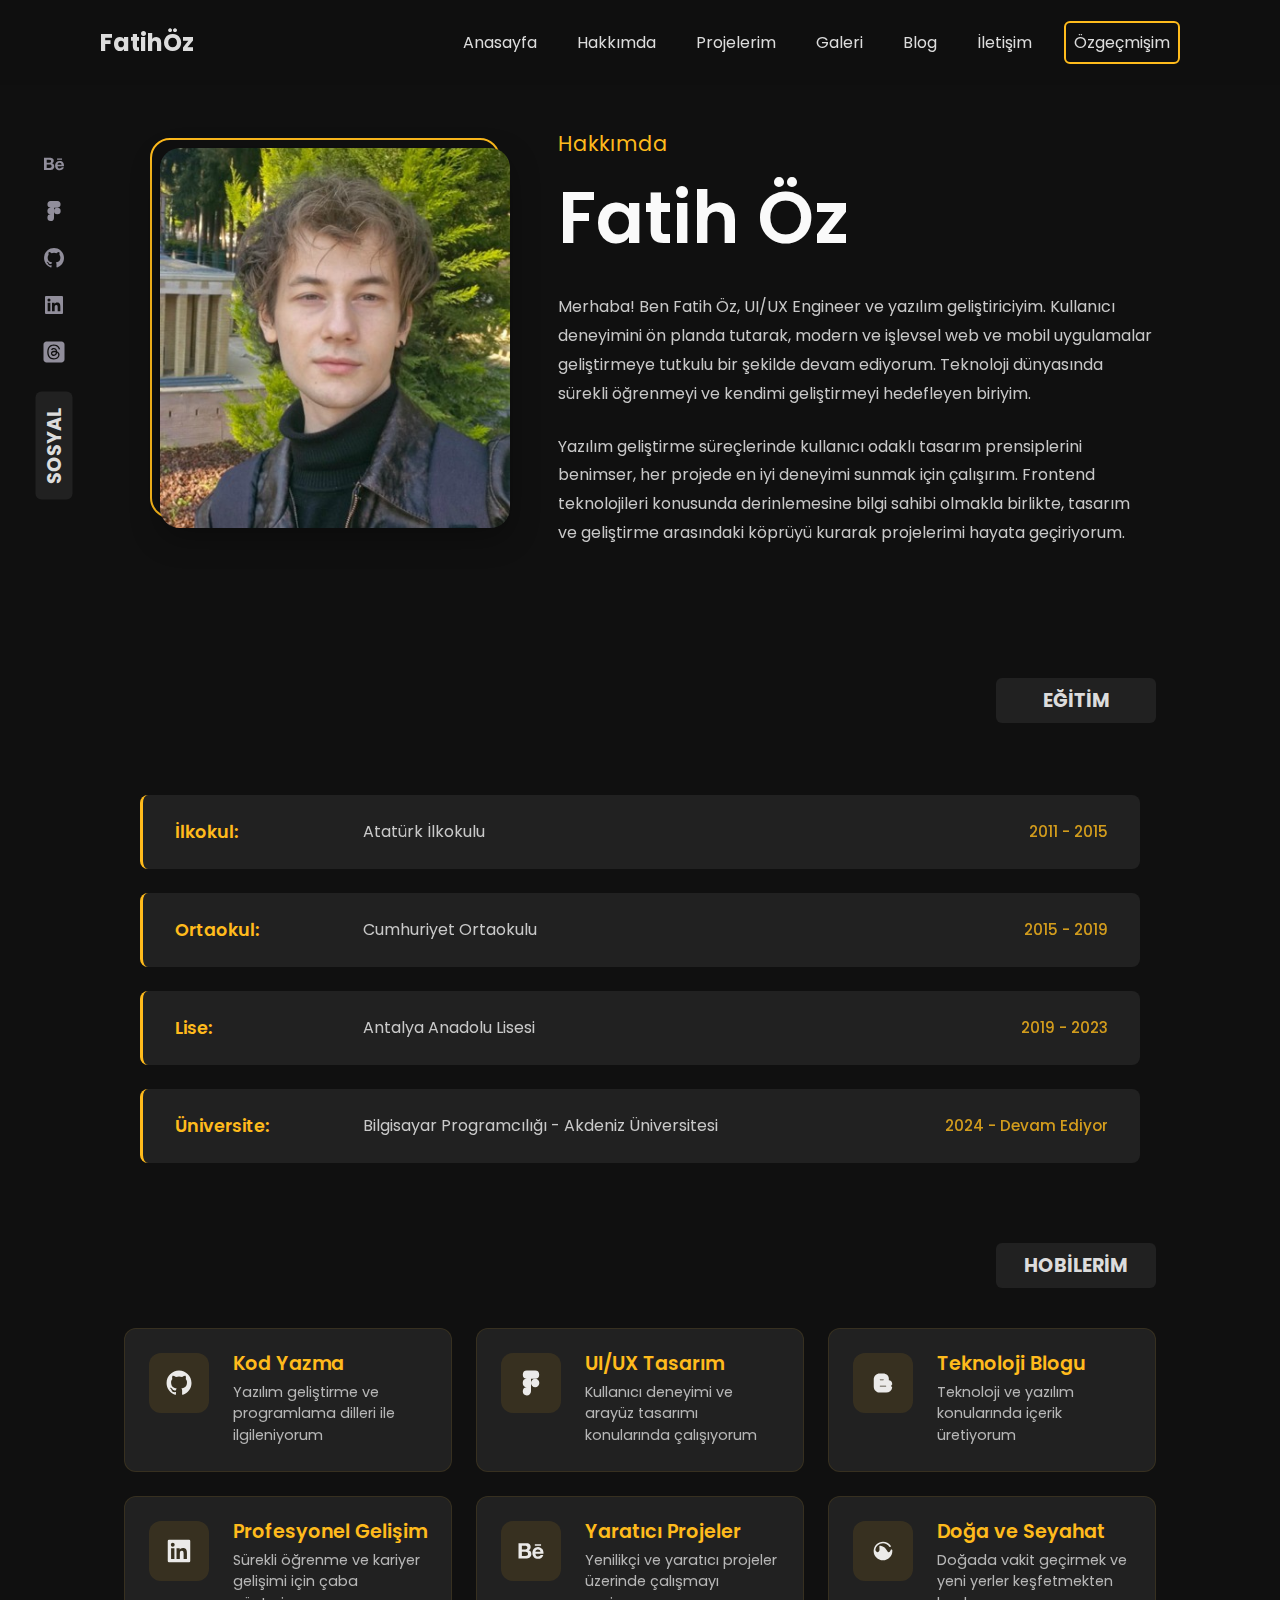
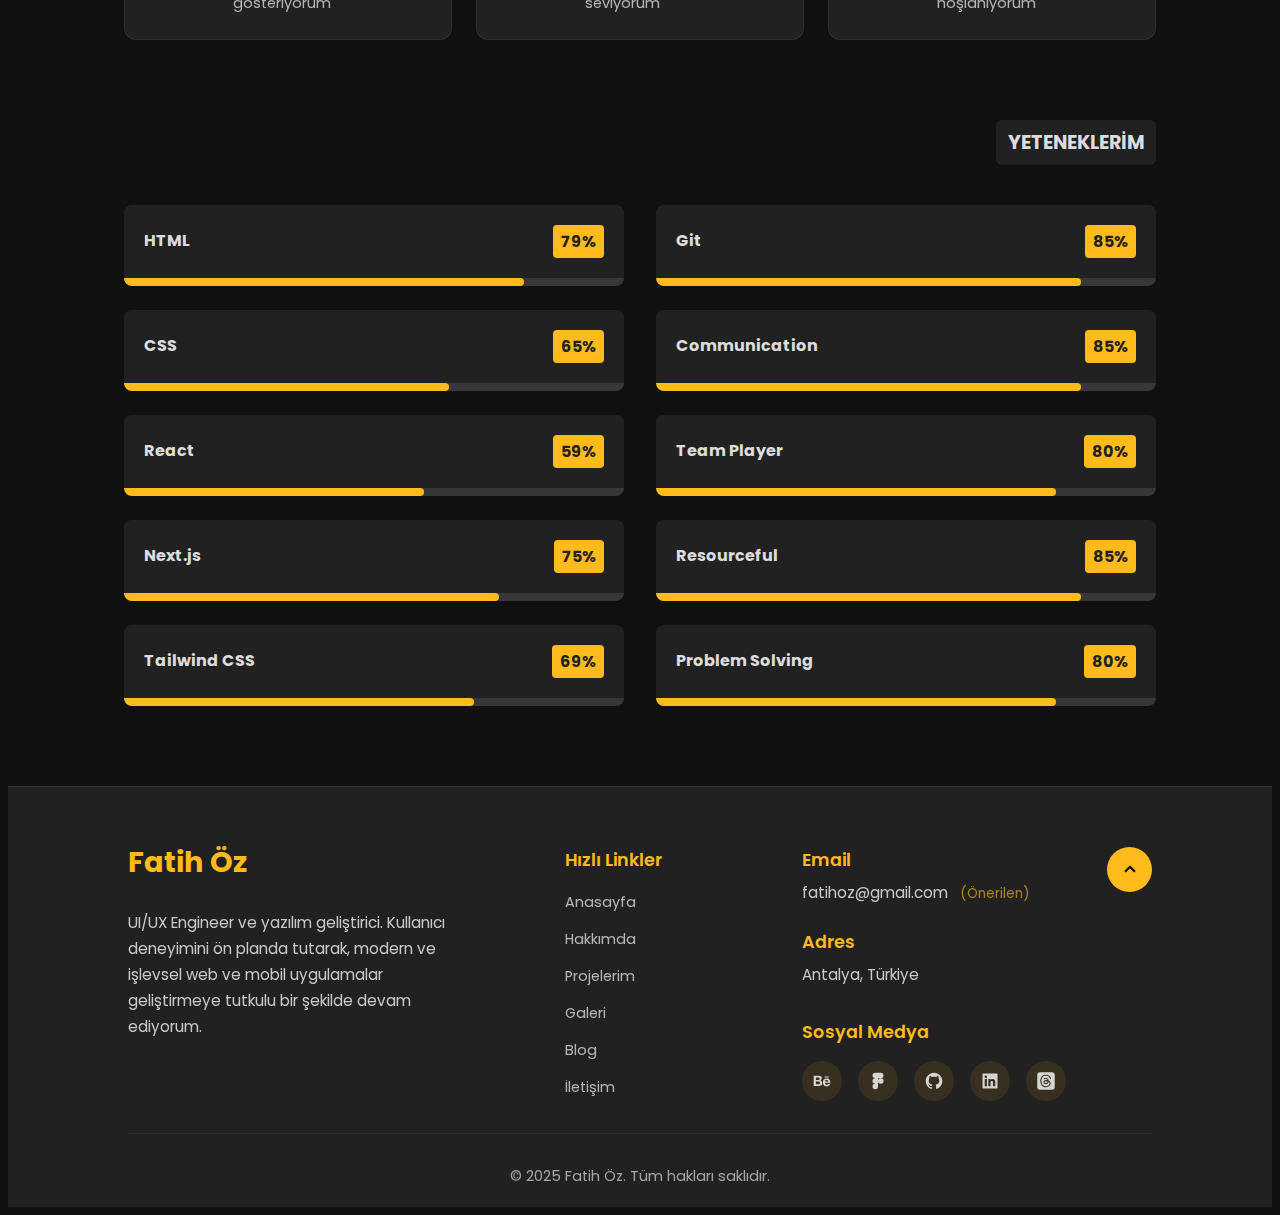
<file: public/hakkimda.html>
<!DOCTYPE html>
<html lang="tr">
  <head>
    <meta charset="UTF-8" />
    <meta http-equiv="X-UA-Compatible" content="IE=edge" />
    <meta name="viewport" content="width=device-width, initial-scale=1.0" />
    <link rel="preconnect" href="https://fonts.googleapis.com">
    <link rel="preconnect" href="https://fonts.gstatic.com" crossorigin>
    <link href="https://fonts.googleapis.com/css2?family=Open+Sans:wght@600;800&family=Poppins:wght@300;400;500;700&display=swap" rel="stylesheet">
    <link rel="stylesheet" href="./styles.css" />
    <link rel="icon" type="image/x-icon" href="./assets/favicon/favicon.ico">
    <link rel="apple-touch-icon" sizes="180x180" href="./assets/favicon/apple-touch-icon.png">
    <link rel="icon" type="image/png" sizes="32x32" href="./assets/favicon/favicon-32x32.png">
    <link rel="icon" type="image/png" sizes="16x16" href="./assets/favicon/favicon-16x16.png">
    <meta name="description" content="Fatih Öz hakkında - UI/UX Engineer, yazılım geliştirici ve tasarımcı. Eğitim bilgileri, ilgi alanları ve yetenekleri hakkında bilgi edinin.">
    <title>Hakkımda - Fatih Öz</title>
    <script type="text/javascript">
      function googleTranslateElementInit() {
        new google.translate.TranslateElement({
          pageLanguage: 'tr',
          includedLanguages: 'tr,en',
          layout: google.translate.TranslateElement.InlineLayout.SIMPLE,
          autoDisplay: false
        }, 'google_translate_element');
      }
    </script>
    <script type="text/javascript" src="//translate.google.com/translate_a/element.js?cb=googleTranslateElementInit"></script>
  </head>

  <body>
    <!--content of body-->
    <div class="container">   
      <!--content wrapper-->
      <main class="wrapper">
        <!--nav starts-->
        <nav id="nav" class="nav--bar">
          <div class="nav--logo">
              <a href="./index.html">FatihÖz</a>
          </div>
          <div class="nav--right">
            <button class="nav--toggle" aria-label="toggle navigation">
              <span class="hamburger"></span>
            </button>
            <div id="google_translate_element"></div>
          </div>
          <ul class="nav--links">
            <li>
              <a href="./index.html">
                <span>Anasayfa</span>
              </a>
            </li>
            <li>
              <a href="./hakkimda.html">
                <span>Hakkımda</span>
              </a>
            </li>
            <li>
              <a href="./projelerim.html">
                <span>Projelerim</span>
              </a>
            </li>
            <li>
              <a href="./galeri.html">
                <span>Galeri</span>
              </a>
            </li>
            <li>
              <a href="./blog.html">
                <span>Blog</span>
              </a>
            </li>
            <li>
              <a href="./iletisim.html">
                <span>İletişim</span>
              </a>
            </li>
            <li>
              <a class="resume" href="./assets/fatih_oz_cv_tr.pdf" download="Özgeçmiş">
                <span>Özgeçmişim</span>
              </a>
            </li>
          </ul>
          <!--nav ends-->
        </nav>
        <!--Social icons-->
        <div class="social--icons">
          <ul>
            <li>
              <a href="https://www.behance.net/joeokat"><img src="./assets/behance.svg" alt="" /></a>
            </li>
            <li>
              <a href="https://www.figma.com/@joeokat"><img src="./assets/figma.svg" alt="" /></a>
            </li>
            <li>
              <a href="https://github.com/joeokat"><img src="./assets/github.svg" alt="" /></a>
            </li>
            <li>
              <a href="https://www.linkedin.com/in/joeokat"><img src="./assets/linkedin.svg" alt="" /></a>
            </li>
            <li>
              <a href="https://threads.net/uxjoeokat"><img src="./assets/twitter.svg" alt="" /></a>
            </li>
          </ul>
          <div class="hero--label"><p>Sosyal</p></div>
        </div>

        <!--About Me Hero Section-->
        <div id="about" class="user--profile">
          <div class="hero--img">
            <img src="./assets/images/galeri1.jpeg" alt="Fatih Öz" />
          </div>
          <div class="hero">
            <p class="greetings">Hakkımda</p>
            <h1 class="full--name">Fatih Öz</h1>
            <div class="about--content">
              <p class="bio--text">
                Merhaba! Ben Fatih Öz, UI/UX Engineer ve yazılım geliştiriciyim. 
                Kullanıcı deneyimini ön planda tutarak, modern ve işlevsel web ve mobil uygulamalar 
                geliştirmeye tutkulu bir şekilde devam ediyorum. Teknoloji dünyasında sürekli öğrenmeyi 
                ve kendimi geliştirmeyi hedefleyen biriyim.
              </p>
              <p class="bio--text">
                Yazılım geliştirme süreçlerinde kullanıcı odaklı tasarım prensiplerini benimser, 
                her projede en iyi deneyimi sunmak için çalışırım. Frontend teknolojileri konusunda 
                derinlemesine bilgi sahibi olmakla birlikte, tasarım ve geliştirme arasındaki köprüyü 
                kurarak projelerimi hayata geçiriyorum.
              </p>
            </div>
          </div>
        </div>

        <!--Education Section-->
        <div id="education" class="my--skills">
          <p class="container--label">Eğitim </p>
          <div class="education--list">
            <div class="education--list-item">
              <span class="education--level">İlkokul:</span>
              <span class="education--info">Atatürk İlkokulu</span>
              <span class="education--year">2011 - 2015</span>
            </div>
            <div class="education--list-item">
              <span class="education--level">Ortaokul:</span>
              <span class="education--info">Cumhuriyet Ortaokulu</span>
              <span class="education--year">2015 - 2019</span>
            </div>
            <div class="education--list-item">
              <span class="education--level">Lise:</span>
              <span class="education--info">Antalya Anadolu Lisesi</span>
              <span class="education--year">2019 - 2023</span>
            </div>
            <div class="education--list-item">
              <span class="education--level">Üniversite:</span>
              <span class="education--info">Bilgisayar Programcılığı - Akdeniz Üniversitesi</span>
              <span class="education--year">2024 - Devam Ediyor</span>
            </div>
          </div>
        </div>

        <!--Interests Section-->
        <div class="interests--section">
          <p class="container--label">Hobilerim</p>
          <div class="interests--grid">
            <div class="interest--card">
              <div class="interest--icon">
                <img src="./assets/github.svg" alt="Kod Yazma" />
              </div>
              <div class="interest--content">
                <h3>Kod Yazma</h3>
                <p>Yazılım geliştirme ve programlama dilleri ile ilgileniyorum</p>
              </div>
            </div>
            <div class="interest--card">
              <div class="interest--icon">
                <img src="./assets/figma.svg" alt="UI/UX Tasarım" />
              </div>
              <div class="interest--content">
                <h3>UI/UX Tasarım</h3>
                <p>Kullanıcı deneyimi ve arayüz tasarımı konularında çalışıyorum</p>
              </div>
            </div>
            <div class="interest--card">
              <div class="interest--icon">
                <img src="./assets/blogging.svg" alt="Teknoloji Blogu" />
              </div>
              <div class="interest--content">
                <h3>Teknoloji Blogu</h3>
                <p>Teknoloji ve yazılım konularında içerik üretiyorum</p>
              </div>
            </div>
            <div class="interest--card">
              <div class="interest--icon">
                <img src="./assets/linkedin.svg" alt="Profesyonel Gelişim" />
              </div>
              <div class="interest--content">
                <h3>Profesyonel Gelişim</h3>
                <p>Sürekli öğrenme ve kariyer gelişimi için çaba gösteriyorum</p>
              </div>
            </div>
            <div class="interest--card">
              <div class="interest--icon">
                <img src="./assets/behance.svg" alt="Yaratıcı Projeler" />
              </div>
              <div class="interest--content">
                <h3>Yaratıcı Projeler</h3>
                <p>Yenilikçi ve yaratıcı projeler üzerinde çalışmayı seviyorum</p>
              </div>
            </div>
            <div class="interest--card">
              <div class="interest--icon">
                <img src="./assets/camping.svg" alt="Doğa ve Seyahat" />
              </div>
              <div class="interest--content">
                <h3>Doğa ve Seyahat</h3>
                <p>Doğada vakit geçirmek ve yeni yerler keşfetmekten hoşlanıyorum</p>
              </div>
            </div>
          </div>
        </div>

        <!--Skills Section - Same as index.html-->
        <div id="skills" class="my--skills">
          <p class="container--label">Yeteneklerim</p>
          <div class="skill--set">
            <!--First skill set-->
            <div class="skills">
              <div class="figma--container">
                <div class="figma">
                  <h3>HTML</h3>
                  <p>79%</p>
                </div>
                <div class="progress--bar">
                  <div class="progress--level" style="width: 80%"></div>
                </div>
              </div>

              <div class="figma--container">
                <div class="figma">
                  <h3>CSS</h3>
                  <p>65%</p>
                </div>
                <div class="progress--bar">
                  <div class="progress--level" style="width: 65%"></div>
                </div>
              </div>    

              <div class="figma--container">
                <div class="figma">
                  <h3>React</h3>
                  <p>59%</p>
                </div>
                <div class="progress--bar">
                  <div class="progress--level" style="width: 60%"></div>
                </div>
              </div>    

              <div class="figma--container">
                <div class="figma">
                  <h3>Next.js</h3>
                  <p>75%</p>
                </div>
                <div class="progress--bar">
                  <div class="progress--level" style="width: 75%"></div>
                </div>
              </div>
              
              <div class="figma--container">
                <div class="figma">
                  <h3>Tailwind CSS</h3>
                  <p>69%</p>
                </div>
                <div class="progress--bar">
                  <div class="progress--level" style="width: 70%"></div>
                </div>
              </div>             
            </div>
            
            <!--Second skill set-->
            <div class="skills">
              <div class="figma--container">
                <div class="figma">
                  <h3>Git</h3>
                  <p>85%</p>
                </div>
                <div class="progress--bar">
                  <div class="progress--level" style="width: 85%"></div>
                </div>
              </div>

              <div class="figma--container">
                <div class="figma">
                  <h3>Communication</h3>
                  <p>85%</p>
                </div>
                <div class="progress--bar">
                  <div class="progress--level" style="width: 85%"></div>
                </div>
              </div>

              <div class="figma--container">
                <div class="figma">
                  <h3>Team Player</h3>
                  <p>80%</p>
                </div>
                <div class="progress--bar">
                  <div class="progress--level" style="width: 80%"></div>
                </div>
              </div>            

              <div class="figma--container">
                <div class="figma">
                  <h3>Resourceful</h3>
                  <p>85%</p>
                </div>
                <div class="progress--bar">
                  <div class="progress--level" style="width: 85%"></div>
                </div>
              </div>

              <div class="figma--container">
                <div class="figma">
                  <h3>Problem Solving</h3>
                  <p>80%</p>
                </div>
                <div class="progress--bar">
                  <div class="progress--level" style="width: 80%"></div>
                </div>
              </div>
            </div>
          </div>
        </div>
        
      </main>
      <!--Footer with Contact-->
      <footer id="contact" class="footer">
        <div class="footer--content">
          <div class="footer--left">
            <h3 class="footer--title">Fatih Öz</h3>
            <p class="footer--description">
              UI/UX Engineer ve yazılım geliştirici. Kullanıcı deneyimini ön planda tutarak, 
              modern ve işlevsel web ve mobil uygulamalar geliştirmeye tutkulu bir şekilde devam ediyorum.
            </p>
          </div>
          <div class="footer--center">
            <div class="footer--quick-links">
              <h4>Hızlı Linkler</h4>
              <ul>
                <li><a href="./index.html#profile">Anasayfa</a></li>
                <li><a href="./hakkimda.html">Hakkımda</a></li>
                <li><a href="./projelerim.html">Projelerim</a></li>
                <li><a href="./galeri.html">Galeri</a></li>
                <li><a href="./blog.html">Blog</a></li>
                <li><a href="./iletisim.html">İletişim</a></li>
              </ul>
            </div>
          </div>
          <div class="footer--right">
            <div class="footer--contact-info">
              <div class="footer--info-item">
                <h4>Email</h4>
                <p>fatihoz@gmail.com <span>(Önerilen)</span></p>
              </div>
              <div class="footer--info-item">
                <h4>Adres</h4>
                <p>
                  Antalya, Türkiye
                </p>
              </div>
            </div>
            <div class="footer--social">
              <h4>Sosyal Medya</h4>
              <div class="footer--social-icons">
                <a href="https://www.behance.net" target="_blank"><img src="./assets/behance.svg" alt="Behance" /></a>
                <a href="https://www.figma.com" target="_blank"><img src="./assets/figma.svg" alt="Figma" /></a>
                <a href="https://github.com" target="_blank"><img src="./assets/github.svg" alt="GitHub" /></a>
                <a href="https://www.linkedin.com" target="_blank"><img src="./assets/linkedin.svg" alt="LinkedIn" /></a>
                <a href="https://threads.net" target="_blank"><img src="./assets/twitter.svg" alt="Twitter" /></a>
              </div>
            </div>
          </div>
        </div>
        <div class="footer--bottom">
          <p class="footer--copyright">© 2025 Fatih Öz. Tüm hakları saklıdır.</p>
        </div>
        <a class="footer--scroll-top" href="#about"><img src="./assets/cheveronUp.svg" alt="Yukarı" /></a>
      </footer>
    </div>
    <script>
      // Mobile Navigation
      const navToggle = document.querySelector('.nav--toggle');
      const navLinks = document.querySelector('.nav--links');
      
      navToggle.addEventListener('click', () => {
        const isOpen = navToggle.classList.contains('active');
        
        navToggle.classList.toggle('active');
        navLinks.classList.toggle('active');
        
        // Prevent scrolling when menu is open
        document.body.style.overflow = isOpen ? '' : 'hidden';
      });

      // Close mobile menu when clicking on a link
      document.querySelectorAll('.nav--links a').forEach(link => {
        link.addEventListener('click', () => {
          navToggle.classList.remove('active');
          navLinks.classList.remove('active');
          document.body.style.overflow = '';
        });
      });

      // Smooth scrolling for anchor links
      document.querySelectorAll('a[href^="#"]').forEach(anchor => {
        anchor.addEventListener('click', function (e) {
          e.preventDefault();
          const targetId = this.getAttribute('href');
          
          if (targetId === '#') return;
          
          const targetElement = document.querySelector(targetId);
          if (targetElement) {
            navToggle.classList.remove('active');
            navLinks.classList.remove('active');
            document.body.style.overflow = '';
            
            targetElement.scrollIntoView({
              behavior: 'smooth',
              block: 'start'
            });
          }
        });
      });

      // Footer scroll to top
      const footerScrollTop = document.querySelector('.footer--scroll-top');
      if (footerScrollTop) {
        footerScrollTop.addEventListener('click', function(e) {
          e.preventDefault();
          document.querySelector('#about').scrollIntoView({
            behavior: 'smooth',
            block: 'start'
          });
        });
      }

    </script>
  </body>
</html>
</file>
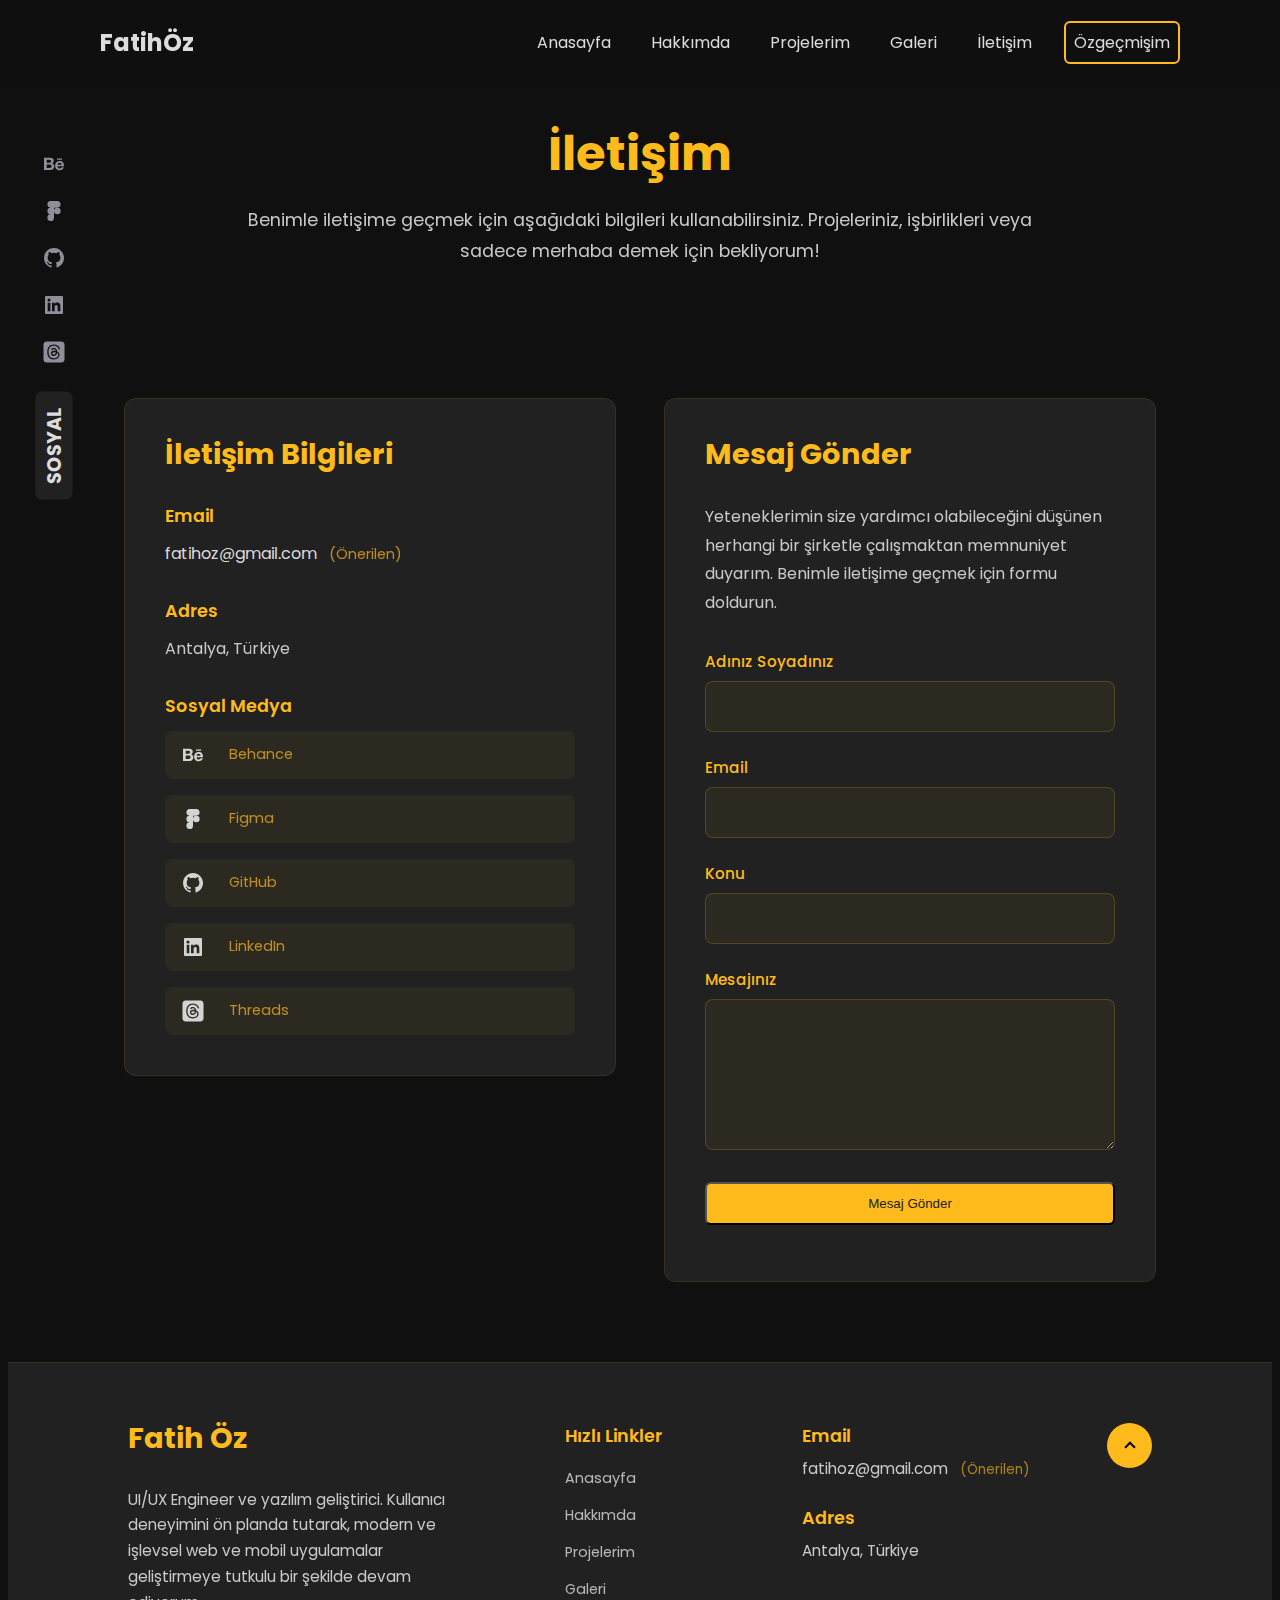
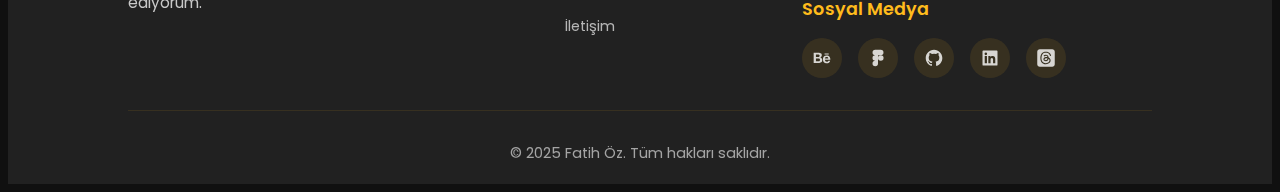
<file: public/iletisim.html>
<!DOCTYPE html>
<html lang="tr">
  <head>
    <meta charset="UTF-8" />
    <meta http-equiv="X-UA-Compatible" content="IE=edge" />
    <meta name="viewport" content="width=device-width, initial-scale=1.0" />
    <link rel="preconnect" href="https://fonts.googleapis.com">
    <link rel="preconnect" href="https://fonts.gstatic.com" crossorigin>
    <link href="https://fonts.googleapis.com/css2?family=Open+Sans:wght@600;800&family=Poppins:wght@300;400;500;700&display=swap" rel="stylesheet">
    <link rel="stylesheet" href="./styles.css" />
    <link rel="icon" type="image/x-icon" href="./assets/favicon/favicon.ico">
    <link rel="apple-touch-icon" sizes="180x180" href="./assets/favicon/apple-touch-icon.png">
    <link rel="icon" type="image/png" sizes="32x32" href="./assets/favicon/favicon-32x32.png">
    <link rel="icon" type="image/png" sizes="16x16" href="./assets/favicon/favicon-16x16.png">
    <meta name="description" content="Fatih Öz - İletişim. Benimle iletişime geçin.">
    <title>İletişim - Fatih Öz</title>
  </head>

  <body>
    <!--content of body-->
    <div class="container">   
      <!--content wrapper-->
      <main class="wrapper">
        <!--nav starts-->
        <nav id="nav" class="nav--bar">
          <div class="nav--logo">
              <a href="./index.html">FatihÖz</a>
          </div>
          <button class="nav--toggle" aria-label="toggle navigation">
            <span class="hamburger"></span>
          </button>
          <ul class="nav--links">
            <li>
              <a href="./index.html">
                <span>Anasayfa</span>
              </a>
            </li>
            <li>
              <a href="./hakkimda.html">
                <span>Hakkımda</span>
              </a>
            </li>
            <li>
              <a href="./projelerim.html">
                <span>Projelerim</span>
              </a>
            </li>
            <li>
              <a href="./galeri.html">
                <span>Galeri</span>
              </a>
            </li>
            <li>
              <a href="./iletisim.html">
                <span>İletişim</span>
              </a>
            </li>
            <li>
              <a class="resume" href="./assets/Resume - Joshua's.pdf" download="Resume">
                <span>Özgeçmişim</span>
              </a>
            </li>
          </ul>
          <!--nav ends-->
        </nav>
        <!--Social icons-->
        <div class="social--icons">
          <ul>
            <li>
              <a href="https://www.behance.net" target="_blank"><img src="./assets/behance.svg" alt="" /></a>
            </li>
            <li>
              <a href="https://www.figma.com" target="_blank"><img src="./assets/figma.svg" alt="" /></a>
            </li>
            <li>
              <a href="https://github.com" target="_blank"><img src="./assets/github.svg" alt="" /></a>
            </li>
            <li>
              <a href="https://www.linkedin.com" target="_blank"><img src="./assets/linkedin.svg" alt="" /></a>
            </li>
            <li>
              <a href="https://threads.net" target="_blank"><img src="./assets/twitter.svg" alt="" /></a>
            </li>
          </ul>
          <div class="hero--label"><p>Sosyal</p></div>
        </div>

        <!--Contact Header-->
        <div id="contact" class="contact--header-section">
          <div class="contact--hero">
            <h1 class="contact--title">İletişim</h1>
            <p class="contact--subtitle">
              Benimle iletişime geçmek için aşağıdaki bilgileri kullanabilirsiniz. 
              Projeleriniz, işbirlikleri veya sadece merhaba demek için bekliyorum!
            </p>
          </div>
        </div>

        <!--Contact Section-->
        <div class="contact--page-section">
          <div class="contact--page-wrapper">
            <div class="contact--page-left">
              <div class="contact--info-card">
                <h3>İletişim Bilgileri</h3>
                <div class="contact--info-item">
                  <h4>Email</h4>
                  <a href="mailto:fatihoz@gmail.com">fatihoz@gmail.com</a>
                  <span>(Önerilen)</span>
                </div>
                <div class="contact--info-item">
                  <h4>Adres</h4>
                  <p>Antalya, Türkiye</p>
                </div>
                <div class="contact--info-item">
                  <h4>Sosyal Medya</h4>
                  <div class="contact--social-links">
                    <a href="https://www.behance.net" target="_blank">
                      <img src="./assets/behance.svg" alt="Behance" />
                      <span>Behance</span>
                    </a>
                    <a href="https://www.figma.com" target="_blank">
                      <img src="./assets/figma.svg" alt="Figma" />
                      <span>Figma</span>
                    </a>
                    <a href="https://github.com" target="_blank">
                      <img src="./assets/github.svg" alt="GitHub" />
                      <span>GitHub</span>
                    </a>
                    <a href="https://www.linkedin.com" target="_blank">
                      <img src="./assets/linkedin.svg" alt="LinkedIn" />
                      <span>LinkedIn</span>
                    </a>
                    <a href="https://threads.net" target="_blank">
                      <img src="./assets/twitter.svg" alt="Twitter" />
                      <span>Threads</span>
                    </a>
                  </div>
                </div>
              </div>
            </div>
            <div class="contact--page-right">
              <div class="contact--message-card">
                <div id="form-container">
                  <h3>Mesaj Gönder</h3>
                  <p class="contact--message-text">
                    Yeteneklerimin size yardımcı olabileceğini düşünen herhangi bir şirketle 
                    çalışmaktan memnuniyet duyarım. Benimle iletişime geçmek için formu doldurun.
                  </p>
                  <form class="contact--form" id="contactForm">
                    <div class="form--group">
                      <label for="name">Adınız Soyadınız</label>
                      <input type="text" id="name" name="name" required />
                    </div>
                    <div class="form--group">
                      <label for="email">Email</label>
                      <input type="email" id="email" name="email" required />
                    </div>
                    <div class="form--group">
                      <label for="subject">Konu</label>
                      <input type="text" id="subject" name="subject" required />
                    </div>
                    <div class="form--group">
                      <label for="message">Mesajınız</label>
                      <textarea id="message" name="message" rows="5" required></textarea>
                    </div>
                    <button type="submit" class="cta--fill">Mesaj Gönder</button>
                  </form>
                </div>
                <div id="success-message" class="success--message" style="display: none;">
                  <div class="success--icon">
                    <svg class="checkmark" xmlns="http://www.w3.org/2000/svg" viewBox="0 0 52 52">
                      <circle class="checkmark--circle" cx="26" cy="26" r="25" fill="none"/>
                      <path class="checkmark--check" fill="none" d="M14.1 27.2l7.1 7.2 16.7-16.8"/>
                    </svg>
                  </div>
                  <h3>Mesajınız Gönderildi!</h3>
                  <p>Mesajınız başarıyla iletildi. En kısa sürede size dönüş yapacağım.</p>
                </div>
              </div>
            </div>
          </div>
        </div>
        
      </main>
      <!--Footer with Contact-->
      <footer class="footer">
        <div class="footer--content">
          <div class="footer--left">
            <h3 class="footer--title">Fatih Öz</h3>
            <p class="footer--description">
              UI/UX Engineer ve yazılım geliştirici. Kullanıcı deneyimini ön planda tutarak, 
              modern ve işlevsel web ve mobil uygulamalar geliştirmeye tutkulu bir şekilde devam ediyorum.
            </p>
          </div>
          <div class="footer--center">
            <div class="footer--quick-links">
              <h4>Hızlı Linkler</h4>
              <ul>
                <li><a href="./index.html#profile">Anasayfa</a></li>
                <li><a href="./hakkimda.html">Hakkımda</a></li>
                <li><a href="./projelerim.html">Projelerim</a></li>
                <li><a href="./galeri.html">Galeri</a></li>
                <li><a href="./iletisim.html">İletişim</a></li>
              </ul>
            </div>
          </div>
          <div class="footer--right">
            <div class="footer--contact-info">
              <div class="footer--info-item">
                <h4>Email</h4>
                <p>fatihoz@gmail.com <span>(Önerilen)</span></p>
              </div>
              <div class="footer--info-item">
                <h4>Adres</h4>
                <p>
                  Antalya, Türkiye
                </p>
              </div>
            </div>
            <div class="footer--social">
              <h4>Sosyal Medya</h4>
              <div class="footer--social-icons">
                <a href="https://www.behance.net" target="_blank"><img src="./assets/behance.svg" alt="Behance" /></a>
                <a href="https://www.figma.com" target="_blank"><img src="./assets/figma.svg" alt="Figma" /></a>
                <a href="https://github.com" target="_blank"><img src="./assets/github.svg" alt="GitHub" /></a>
                <a href="https://www.linkedin.com" target="_blank"><img src="./assets/linkedin.svg" alt="LinkedIn" /></a>
                <a href="https://threads.net" target="_blank"><img src="./assets/twitter.svg" alt="Twitter" /></a>
              </div>
            </div>
          </div>
        </div>
        <div class="footer--bottom">
          <p class="footer--copyright">© 2025 Fatih Öz. Tüm hakları saklıdır.</p>
        </div>
        <a class="footer--scroll-top" href="#contact"><img src="./assets/cheveronUp.svg" alt="Yukarı" /></a>
      </footer>
    </div>
    <script>
      // Mobile Navigation
      const navToggle = document.querySelector('.nav--toggle');
      const navLinks = document.querySelector('.nav--links');
      
      navToggle.addEventListener('click', () => {
        const isOpen = navToggle.classList.contains('active');
        
        navToggle.classList.toggle('active');
        navLinks.classList.toggle('active');
        
        // Prevent scrolling when menu is open
        document.body.style.overflow = isOpen ? '' : 'hidden';
      });

      // Close mobile menu when clicking on a link
      document.querySelectorAll('.nav--links a').forEach(link => {
        link.addEventListener('click', () => {
          navToggle.classList.remove('active');
          navLinks.classList.remove('active');
          document.body.style.overflow = '';
        });
      });

      // Footer scroll to top
      const footerScrollTop = document.querySelector('.footer--scroll-top');
      if (footerScrollTop) {
        footerScrollTop.addEventListener('click', function(e) {
          e.preventDefault();
          document.querySelector('#contact').scrollIntoView({
            behavior: 'smooth',
            block: 'start'
          });
        });
      }

      // Contact Form Handler
      const contactForm = document.getElementById('contactForm');
      const formContainer = document.getElementById('form-container');
      const successMessage = document.getElementById('success-message');
      
      if (contactForm) {
        contactForm.addEventListener('submit', function(e) {
          e.preventDefault();
          
          // Hide form and show success message with animation
          formContainer.style.display = 'none';
          successMessage.style.display = 'flex';
          
          // Reset form
          contactForm.reset();
        });
      }
    </script>
  </body>
</html>
</file>
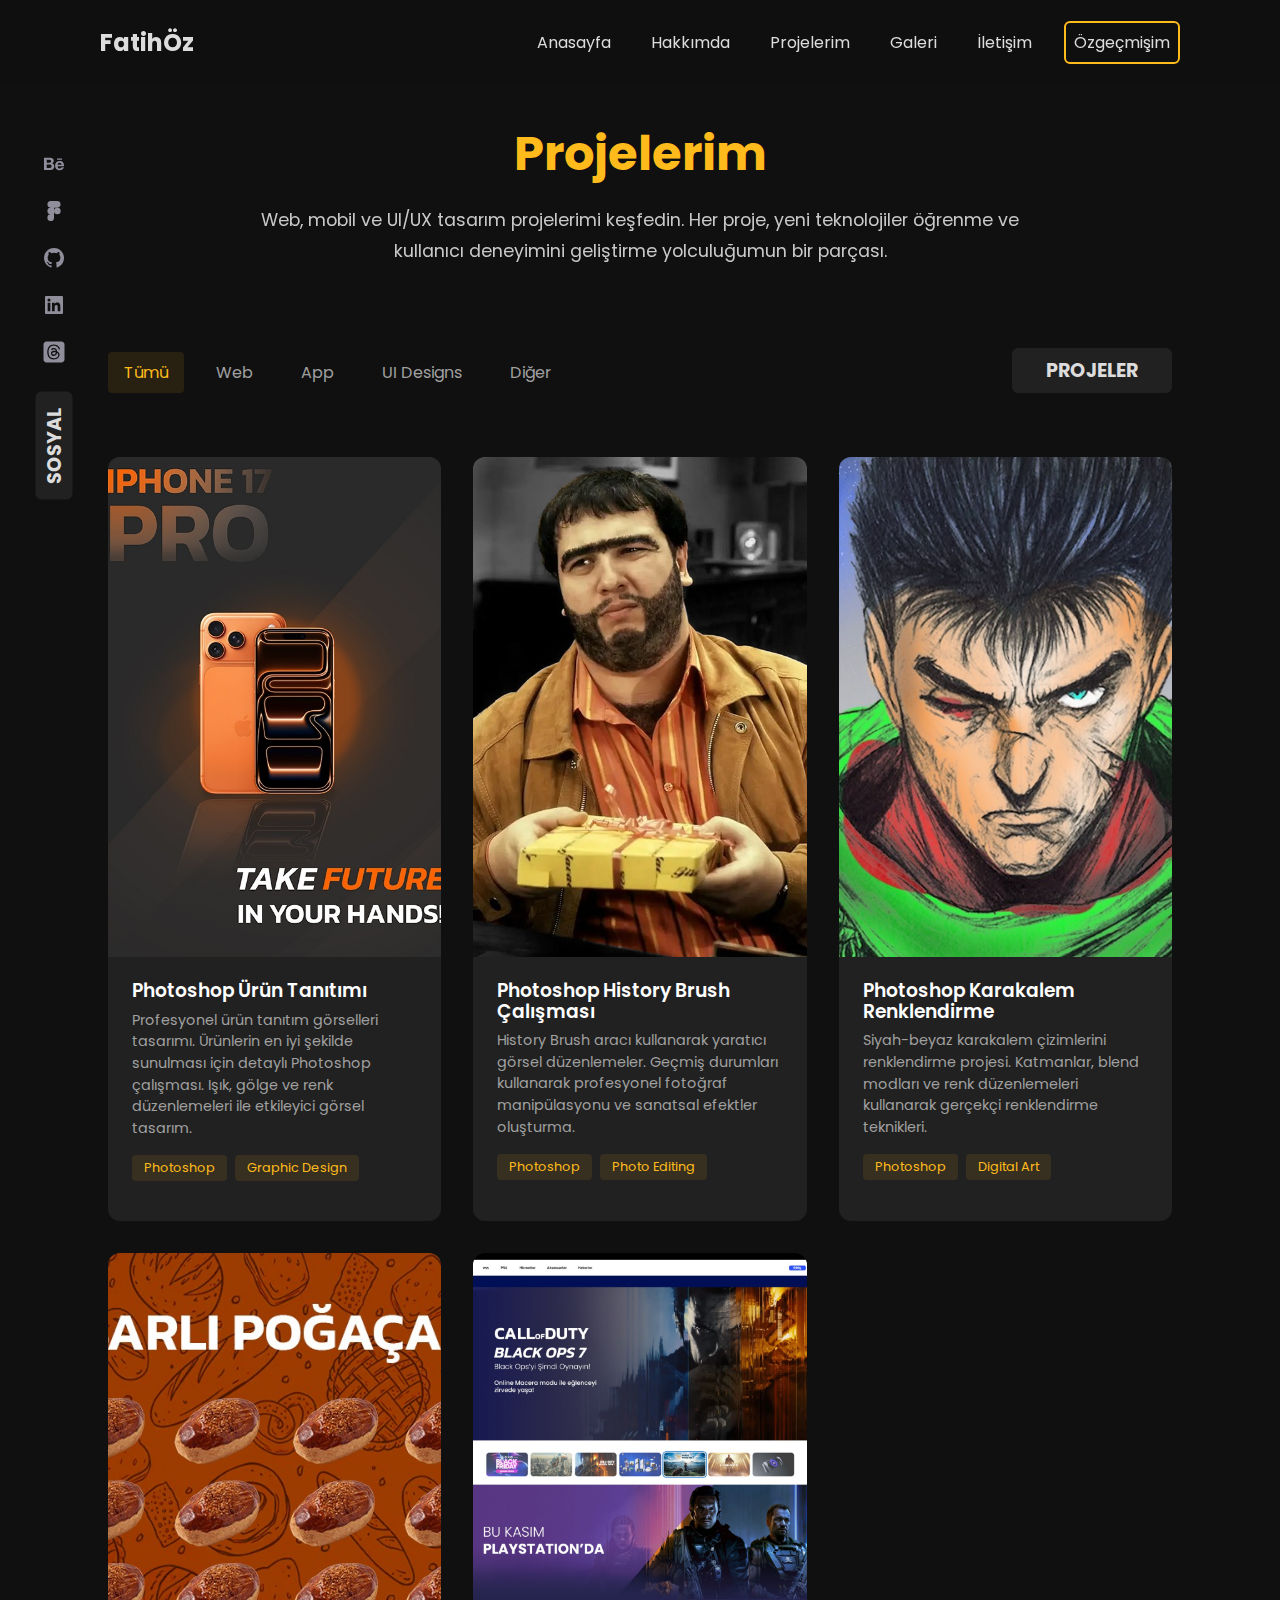
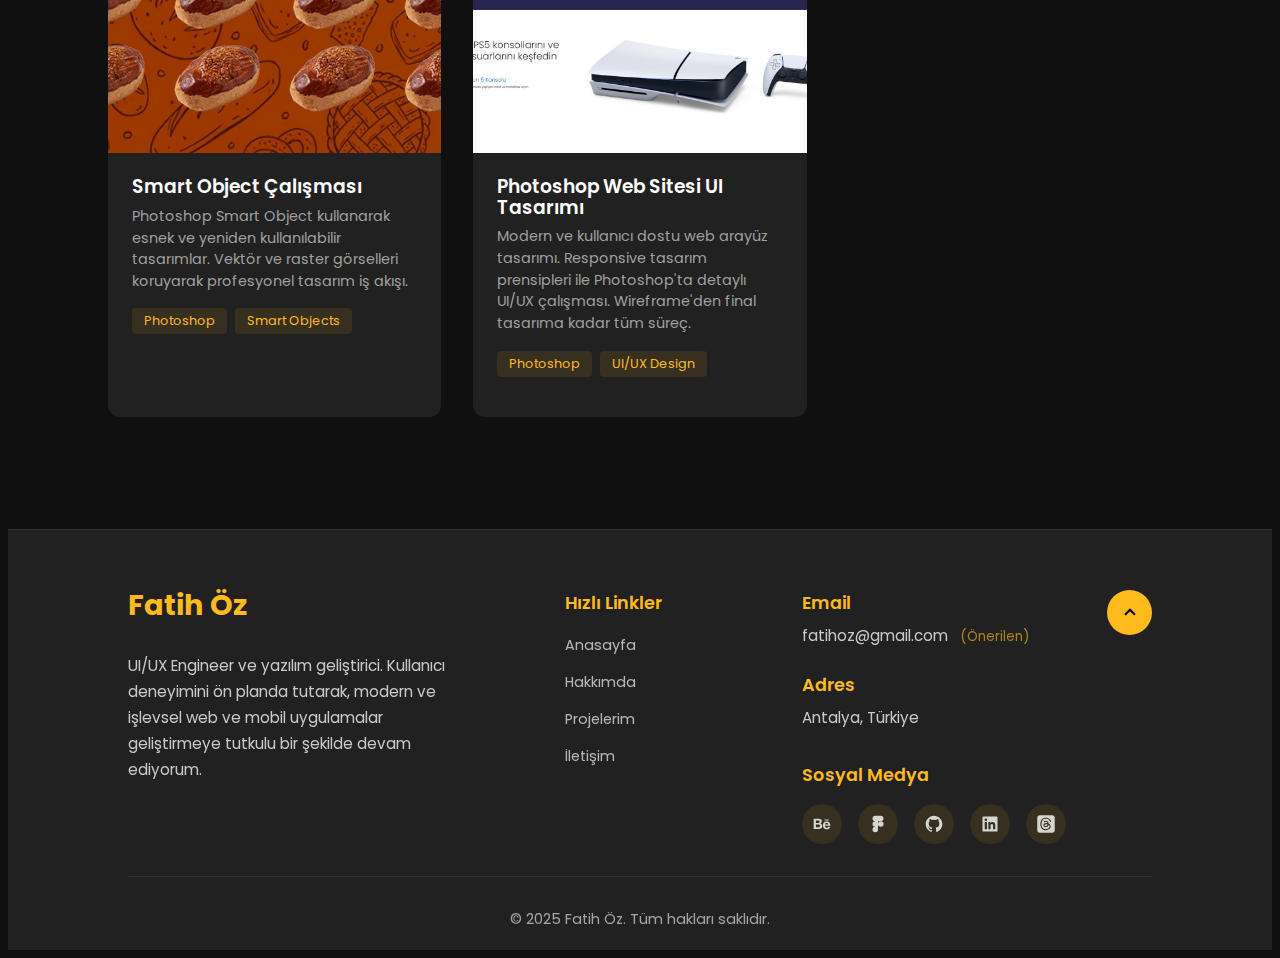
<file: public/projelerim.html>
<!DOCTYPE html>
<html lang="tr">
  <head>
    <meta charset="UTF-8" />
    <meta http-equiv="X-UA-Compatible" content="IE=edge" />
    <meta name="viewport" content="width=device-width, initial-scale=1.0" />
    <link rel="preconnect" href="https://fonts.googleapis.com">
    <link rel="preconnect" href="https://fonts.gstatic.com" crossorigin>
    <link href="https://fonts.googleapis.com/css2?family=Open+Sans:wght@600;800&family=Poppins:wght@300;400;500;700&display=swap" rel="stylesheet">
    <link rel="stylesheet" href="./styles.css" />
    <link rel="icon" type="image/x-icon" href="./assets/favicon/favicon.ico">
    <link rel="apple-touch-icon" sizes="180x180" href="./assets/favicon/apple-touch-icon.png">
    <link rel="icon" type="image/png" sizes="32x32" href="./assets/favicon/favicon-32x32.png">
    <link rel="icon" type="image/png" sizes="16x16" href="./assets/favicon/favicon-16x16.png">
    <meta name="description" content="Fatih Öz - Projelerim. Web, mobil ve UI/UX tasarım projelerimi keşfedin.">
    <title>Projelerim - Fatih Öz</title>
    <script type="text/javascript">
      function googleTranslateElementInit() {
        new google.translate.TranslateElement({
          pageLanguage: 'tr',
          includedLanguages: 'tr,en',
          layout: google.translate.TranslateElement.InlineLayout.SIMPLE,
          autoDisplay: false
        }, 'google_translate_element');
      }
    </script>
    <script type="text/javascript" src="//translate.google.com/translate_a/element.js?cb=googleTranslateElementInit"></script>
  </head>

  <body>
    <!--content of body-->
    <div class="container">   
      <!--content wrapper-->
      <main class="wrapper">
        <!--nav starts-->
        <nav id="nav" class="nav--bar">
          <div class="nav--logo">
              <a href="./index.html">FatihÖz</a>
          </div>
          <div class="nav--right">
            <button class="nav--toggle" aria-label="toggle navigation">
              <span class="hamburger"></span>
            </button>
            <div id="google_translate_element"></div>
          </div>
          <ul class="nav--links">
            <li>
              <a href="./index.html">
                <span>Anasayfa</span>
              </a>
            </li>
            <li>
              <a href="./hakkimda.html">
                <span>Hakkımda</span>
              </a>
            </li>
            <li>
              <a href="./projelerim.html">
                <span>Projelerim</span>
              </a>
            </li>
            <li>
              <a href="./galeri.html">
                <span>Galeri</span>
              </a>
            </li>
            <li>
              <a href="./iletisim.html">
                <span>İletişim</span>
              </a>
            </li>
            <li>
              <a class="resume" href="./assets/Resume - Joshua's.pdf" download="Resume">
                <span>Özgeçmişim</span>
              </a>
            </li>
          </ul>
          <!--nav ends-->
        </nav>
        <!--Social icons-->
        <div class="social--icons">
          <ul>
            <li>
              <a href="https://www.behance.net" target="_blank"><img src="./assets/behance.svg" alt="" /></a>
            </li>
            <li>
              <a href="https://www.figma.com" target="_blank"><img src="./assets/figma.svg" alt="" /></a>
            </li>
            <li>
              <a href="https://github.com" target="_blank"><img src="./assets/github.svg" alt="" /></a>
            </li>
            <li>
              <a href="https://www.linkedin.com" target="_blank"><img src="./assets/linkedin.svg" alt="" /></a>
            </li>
            <li>
              <a href="https://threads.net" target="_blank"><img src="./assets/twitter.svg" alt="" /></a>
            </li>
          </ul>
          <div class="hero--label"><p>Sosyal </p></div>
        </div>

        <!--Portfolio Header-->
        <div id="portfolio" class="portfolio--header-section">
          <div class="portfolio--hero">
            <h1 class="portfolio--title">Projelerim</h1>
            <p class="portfolio--subtitle">
              Web, mobil ve UI/UX tasarım projelerimi keşfedin. Her proje, 
              yeni teknolojiler öğrenme ve kullanıcı deneyimini geliştirme yolculuğumun bir parçası.
            </p>
          </div>
        </div>

        <!--Portfolio-->
        <div class="portfolio">
          <div class="portfolio-header">
            <!-- Project Tabs -->
            <div class="project-tabs">
              <button class="tab-btn active" data-tab="all">Tümü</button>
              <button class="tab-btn" data-tab="web">Web</button>
              <button class="tab-btn" data-tab="app">App</button>
              <button class="tab-btn" data-tab="ui">UI Designs</button>
              <button class="tab-btn" data-tab="others">Diğer</button>
            </div>
            <p class="container--label">Projeler</p>
          </div>
          <!-- Portfolio Grid -->
          <div class="portfolio-grid">

            <!-- Proje 1 - Photoshop Ürün Tanıtımı -->
            <div class="portfolio-card" data-category="ui">
              <div class="project-preview">
                <img src="./assets/projects/proje1.jpeg" alt="Photoshop Ürün Tanıtımı" />
              </div>
              <div class="project-info">
                <h3>Photoshop Ürün Tanıtımı</h3>
                <p>Profesyonel ürün tanıtım görselleri tasarımı. Ürünlerin en iyi şekilde sunulması için 
                detaylı Photoshop çalışması. Işık, gölge ve renk düzenlemeleri ile etkileyici görsel tasarım.</p>
                <div class="project-tech">
                  <span>Photoshop</span>
                  <span>Graphic Design</span>
                </div>
              </div>
            </div>

            <!-- Proje 2 - Photoshop History Brush -->
            <div class="portfolio-card" data-category="ui">
              <div class="project-preview">
                <img src="./assets/projects/proje2.jpeg" alt="Photoshop History Brush Çalışması" />
              </div>
              <div class="project-info">
                <h3>Photoshop History Brush Çalışması</h3>
                <p>History Brush aracı kullanarak yaratıcı görsel düzenlemeler. Geçmiş durumları kullanarak 
                profesyonel fotoğraf manipülasyonu ve sanatsal efektler oluşturma.</p>
                <div class="project-tech">
                  <span>Photoshop</span>
                  <span>Photo Editing</span>
                </div>
              </div>
            </div>

            <!-- Proje 3 - Photoshop Karakalem Renklendirme -->
            <div class="portfolio-card" data-category="ui">
              <div class="project-preview">
                <img src="./assets/projects/proje3.jpeg" alt="Photoshop Karakalem Renklendirme" />
              </div>
              <div class="project-info">
                <h3>Photoshop Karakalem Renklendirme</h3>
                <p>Siyah-beyaz karakalem çizimlerini renklendirme projesi. Katmanlar, blend modları ve 
                renk düzenlemeleri kullanarak gerçekçi renklendirme teknikleri.</p>
                <div class="project-tech">
                  <span>Photoshop</span>
                  <span>Digital Art</span>
                </div>
              </div>
            </div>

            <!-- Proje 4 - Smart Object -->
            <div class="portfolio-card" data-category="ui">
              <div class="project-preview">
                <img src="./assets/projects/proje4.jpeg" alt="Smart Object Çalışması" />
              </div>
              <div class="project-info">
                <h3>Smart Object Çalışması</h3>
                <p>Photoshop Smart Object kullanarak esnek ve yeniden kullanılabilir tasarımlar. 
                Vektör ve raster görselleri koruyarak profesyonel tasarım iş akışı.</p>
                <div class="project-tech">
                  <span>Photoshop</span>
                  <span>Smart Objects</span>
                </div>
              </div>
            </div>

            <!-- Proje 5 - Photoshop Web Sitesi UI Tasarımı -->
            <div class="portfolio-card" data-category="ui">
              <div class="project-preview">
                <img src="./assets/projects/proje5.jpeg" alt="Photoshop Web Sitesi UI Tasarımı" />
              </div>
              <div class="project-info">
                <h3>Photoshop Web Sitesi UI Tasarımı</h3>
                <p>Modern ve kullanıcı dostu web arayüz tasarımı. Responsive tasarım prensipleri ile 
                Photoshop'ta detaylı UI/UX çalışması. Wireframe'den final tasarıma kadar tüm süreç.</p>
                <div class="project-tech">
                  <span>Photoshop</span>
                  <span>UI/UX Design</span>
                </div>
              </div>
            </div>
              
          </div>
        </div>
        
      </main>
      <!--Footer with Contact-->
      <footer id="contact" class="footer">
        <div class="footer--content">
          <div class="footer--left">
            <h3 class="footer--title">Fatih Öz</h3>
            <p class="footer--description">
              UI/UX Engineer ve yazılım geliştirici. Kullanıcı deneyimini ön planda tutarak, 
              modern ve işlevsel web ve mobil uygulamalar geliştirmeye tutkulu bir şekilde devam ediyorum.
            </p>
          </div>
          <div class="footer--center">
            <div class="footer--quick-links">
              <h4>Hızlı Linkler</h4>
              <ul>
                <li><a href="./index.html#profile">Anasayfa</a></li>
                <li><a href="./hakkimda.html">Hakkımda</a></li>
                <li><a href="./projelerim.html">Projelerim</a></li>
                <li><a href="./index.html#contact">İletişim</a></li>
              </ul>
            </div>
          </div>
          <div class="footer--right">
            <div class="footer--contact-info">
              <div class="footer--info-item">
                <h4>Email</h4>
                <p>fatihoz@gmail.com <span>(Önerilen)</span></p>
              </div>
              <div class="footer--info-item">
                <h4>Adres</h4>
                <p>
                  Antalya, Türkiye
                </p>
              </div>
            </div>
            <div class="footer--social">
              <h4>Sosyal Medya</h4>
              <div class="footer--social-icons">
                <a href="https://www.behance.net" target="_blank"><img src="./assets/behance.svg" alt="Behance" /></a>
                <a href="https://www.figma.com" target="_blank"><img src="./assets/figma.svg" alt="Figma" /></a>
                <a href="https://github.com" target="_blank"><img src="./assets/github.svg" alt="GitHub" /></a>
                <a href="https://www.linkedin.com" target="_blank"><img src="./assets/linkedin.svg" alt="LinkedIn" /></a>
                <a href="https://threads.net" target="_blank"><img src="./assets/twitter.svg" alt="Twitter" /></a>
              </div>
            </div>
          </div>
        </div>
        <div class="footer--bottom">
          <p class="footer--copyright">© 2025 Fatih Öz. Tüm hakları saklıdır.</p>
        </div>
        <a class="footer--scroll-top" href="#portfolio"><img src="./assets/cheveronUp.svg" alt="Yukarı" /></a>
      </footer>
    </div>
    <script>
      // Get all tab buttons and portfolio cards
      const tabBtns = document.querySelectorAll('.tab-btn');
      const portfolioCards = document.querySelectorAll('.portfolio-card');

      // Add smooth scrolling to nav links and scroll to top button
      document.querySelectorAll('.nav--links a[href^="#"], .footer--scroll-top[href^="#"]').forEach(anchor => {
        anchor.addEventListener('click', function (e) {
          e.preventDefault();
          const targetId = this.getAttribute('href');
          
          if (targetId === '#') return;
          
          const targetElement = document.querySelector(targetId);
          if (targetElement) {
            // Close mobile menu if open
            navToggle.classList.remove('active');
            navLinks.classList.remove('active');
            document.body.style.overflow = '';
            
            // Smooth scroll to target
            targetElement.scrollIntoView({
              behavior: 'smooth',
              block: 'start'
            });
          }
        });
      });

      // Handle project preview images
      document.querySelectorAll('.project-preview').forEach(preview => {
        const img = preview.querySelector('img');
        if (img) {
          img.addEventListener('error', () => {
            preview.classList.add('no-image');
            img.style.display = 'none';
          });

          // Check if image source is empty or invalid
          if (!img.src || img.src === window.location.href || 
              img.src === '#' || img.src === 'undefined' || 
              !img.src.trim()) {
            preview.classList.add('no-image');
            img.style.display = 'none';
          }
        } else {
          preview.classList.add('no-image');
        }
      });

      // Show all cards initially
      portfolioCards.forEach(card => {
        if (card.getAttribute('data-category') === 'web' || card.getAttribute('data-category') === 'all') {
          card.classList.add('active');
        }
      });

      // Add click event listener to each tab button
      tabBtns.forEach(btn => {
        btn.addEventListener('click', () => {
          // Remove active class from all buttons
          tabBtns.forEach(b => b.classList.remove('active'));
          
          // Add active class to clicked button
          btn.classList.add('active');
          
          // Get the tab category
          const category = btn.getAttribute('data-tab');
          
          // Show/hide portfolio cards based on category with animation
          portfolioCards.forEach(card => {
            // Remove active class first
            card.classList.remove('active');
            
            // Force a reflow to restart animation
            void card.offsetWidth;
            
            // Add active class if category matches
            if (category === 'all' || card.getAttribute('data-category') === category) {
              card.classList.add('active');
            }
          });
        });
      });

      // Trigger click on "All" tab to show all projects initially
      document.querySelector('.tab-btn[data-tab="all"]').click();

      // Mobile Navigation
      const navToggle = document.querySelector('.nav--toggle');
      const navLinks = document.querySelector('.nav--links');
      
      navToggle.addEventListener('click', () => {
        const isOpen = navToggle.classList.contains('active');
        
        navToggle.classList.toggle('active');
        navLinks.classList.toggle('active');
        
        // Prevent scrolling when menu is open
        document.body.style.overflow = isOpen ? '' : 'hidden';
      });

      // Close mobile menu when clicking on a link
      document.querySelectorAll('.nav--links a').forEach(link => {
        link.addEventListener('click', () => {
          navToggle.classList.remove('active');
          navLinks.classList.remove('active');
          document.body.style.overflow = '';
        });
      });

      // Footer scroll to top
      const footerScrollTop = document.querySelector('.footer--scroll-top');
      if (footerScrollTop) {
        footerScrollTop.addEventListener('click', function(e) {
          e.preventDefault();
          document.querySelector('#portfolio').scrollIntoView({
            behavior: 'smooth',
            block: 'start'
          });
        });
      }

    </script>
  </body>
</html>
</file>
<file: public/styles.css>
/* Global CSS */

/* @import url('https://fonts.googleapis.com/css2?family=Open+Sans:wght@600;800&family=Poppins:wght@300;400;500;700&display=swap'); */

:root {
  --backgroundColor: #101010;
  --accent: #ffbb1c;
  --textColor: #dcdcdc;
  --shadow: #212121;
 }

html {
  margin: 0;
  padding: 0;
  box-sizing: border-box;
}

*, *:before, *:after {
  box-sizing: inherit;
}

body {
  font-family: Poppins, Sora, Arial, Helvetica, sans-serif;
  background: var(--backgroundColor);
  color: var(--textColor);
}

h1, h2, h3 {
  margin-top: 0;
  line-height: 1.1;
  font-weight: 700;
}

p {
  margin-top: 0;
}

a, a:active, a:visited {
  color: var(--textColor);
  text-decoration: none;
}

.cta--outline:hover {
  color: var(--shadow);
  background-color: var(--accent);
  transition: ease-in 200ms;
}

.container--label {
  display: flex;
  align-items: center;
  justify-content: center;
  border-radius: 6px;
  width: 10rem;
  margin: 0;
  padding: 0.5rem 0;
  font-size: 1.2rem;
  font-weight: 700;
  text-transform: uppercase;
  background: var(--shadow);
}

@media (max-width: 768px) {
  .container--label {
    width: 100%;
    max-width: 10rem;
    margin: 0 auto;
  }
  
  .my--skills > div:first-child,
  .hobby--container > .container--label,
  .portfolio-header > .container--label,
  .contact > .container--label {
    align-self: center;
  }
}

/* CSS */
.wrapper {
  max-width: 100%;
  padding: 0 100px;
  margin: 0 auto;
}

@media (max-width: 992px) {
  .wrapper {
    padding: 0 60px;
  }
}

@media (max-width: 768px) {
  .wrapper {
    padding: 0 30px;
  }
}

@media (max-width: 480px) {
  .wrapper {
    padding: 0 20px;
  }
}

/* NAV SECTION */
.nav--bar {
  display: flex;
  justify-content: space-between;
  align-items: center;
  padding: 25px 100px;
  position: fixed;
  top: 0;
  left: 0;
  right: 0;
  z-index: 1000;
  background-color: rgba(16, 16, 16, 0.95);
  backdrop-filter: blur(8px);
  transition: all 0.3s ease;
}

.nav--logo {
  font-size: x-large;
  font-weight: 700;
  z-index: 1000;
}

.nav--links {
  display: flex;
  align-items: center;
  gap: 1.5rem;
  list-style-type: none;
  margin: 0;
  padding: 0;
}

.nav--links a {
  position: relative;
  padding: 0.5rem;
  transition: color 0.3s ease;
}

.nav--links a::after {
  content: '';
  position: absolute;
  width: 0;
  height: 2px;
  bottom: 0;
  left: 0;
  background-color: var(--accent);
  transition: width 0.3s ease;
}

.nav--links a:hover {
  color: var(--accent);
}

.nav--links a:hover::after {
  width: 100%;
}

.nav--toggle {
  display: none;
  padding: 0;
  border: 0;
  background: transparent;
  cursor: pointer;
  z-index: 1000;
}

.hamburger {
  display: block;
  position: relative;
  width: 24px;
  height: 2px;
  background: var(--accent);
  transition: transform 0.3s;
}

.hamburger::before,
.hamburger::after {
  content: '';
  position: absolute;
  width: 24px;
  height: 2px;
  background: var(--accent);
  transition: transform 0.3s;
}

.hamburger::before {
  top: -8px;
}

.hamburger::after {
  top: 8px;
}

.nav--toggle.active .hamburger {
  transform: rotate(45deg);
}

.nav--toggle.active .hamburger::before {
  transform: rotate(0) translateY(8px);
  opacity: 0;
}

.nav--toggle.active .hamburger::after {
  transform: rotate(-90deg) translateX(8px);
}

@media (max-width: 768px) {
  .nav--toggle {
    display: block;
  }

  .nav--links {
    position: fixed;
    top: 0;
    left: 0;
    right: 0;
    bottom: 0;
    background: var(--backgroundColor);
    flex-direction: column;
    justify-content: flex-start;
    align-items: stretch;
    padding: 80px 2rem 2rem;
    transform: translateX(100%);
    transition: transform 0.3s ease-in-out;
    z-index: 999;
    overflow-y: auto;
    display: flex;
  }

  .nav--links a::after {
    display: none;
  }

  .nav--links a {
    display: block;
    width: 100%;
    padding: 1.2rem 1rem;
    font-size: 1.1rem;
    border-bottom: 1px solid rgba(255, 187, 28, 0.15);
    color: var(--textColor);
    text-decoration: none;
    transition: background-color 0.2s ease, color 0.2s ease;
  }

  .nav--links a span {
    display: block;
    width: 100%;
  }

  .nav--links a:hover,
  .nav--links a:focus {
    background-color: rgba(255, 187, 28, 0.1);
    color: var(--accent);
  }

  .nav--links .resume {
    margin-top: 1rem;
    text-align: center;
    border: 2px solid var(--accent);
    border-radius: 6px;
  }

  .nav--links .resume:hover {
    background-color: var(--accent);
    color: var(--shadow);
  }

  .nav--links.active {
    transform: translateX(0);
  }

  .nav--links li {
    width: 100%;
    display: block;
    margin: 0;
    padding: 0;
    list-style: none;
  }
}

@media (max-width: 480px) {
  .nav--bar {
    padding: 20px;
  }

  .nav--logo {
    font-size: large;
  }

  .nav--links {
    padding: 70px 1.5rem 2rem;
  }

  .nav--links a {
    font-size: 1rem;
    padding: 1rem;
  }
}

.resume {
  border: 2px solid var(--accent);
  border-radius: 6px;
  padding: 6px 12px;
  transition: all 0.3s ease;
}

.resume:hover {
  background-color: var(--accent);
  color: var(--shadow) !important;
}

/* HERO SECTION */
.user--profile {
  display: flex;
  align-items: center;
  justify-content: space-between;
  width: 100%;
  max-width: 1200px;
  padding: 120px 20px 80px;
  margin: 0 auto;
  position: relative;
  gap: 3rem;
}

.social--icons {
  display: flex;
  align-items: center;
  justify-content: center;
  flex-direction: column;
  gap: 3rem;
  position: absolute;
  left: 0px;
  top: 9rem;
  z-index: 10;
}

.social--icons ul {
  padding: 8px 16px;
  list-style-type: none;
  margin: 0;
  display: flex;
  flex-direction: column;
  gap: 1rem;
}

.social--icons ul li {
  padding: 0;
  transition: transform 0.3s ease;
}

.social--icons ul li:hover {
  transform: translateX(5px);
}

.social--icons ul li img {
  width: 24px;
  height: 24px;
  transition: opacity 0.3s ease;
}

.social--icons ul li:hover img {
  opacity: 0.8;
}

.hero--label {
  display: flex;
  align-items: center;
  justify-content: center;
  padding: 4px 16px;
  transform: rotate(-90deg);
  border-radius: 6px;
  background: var(--shadow);
}

.hero--label p {
  /* align-items: center;
  justify-content: center; */
  margin: 0;
  font-size: 1.2rem;
  font-weight: 700;
  text-transform: uppercase;
}

.hero {
  flex: 1;
  max-width: 600px;
  z-index: 1;
}

.greetings {
  font-size: 1.3rem;
  font-weight: 400;
  color: var(--accent);
  margin-bottom: 1rem;
}

.full--name {
  color: #fafafa;
  font-size: 4.5rem;
  font-weight: 600;
  line-height: 1.2;
  margin-bottom: 1.5rem;
}

.job--role {
  font-size: 1.5rem;
  font-weight: 600;
  color: var(--accent);
  margin-bottom: 1rem;
}

.job--skills {
  display: flex;
  align-items: flex-start;
  gap: 2rem;
  margin: 0 0 2rem 0;
  padding: 0;
  flex-wrap: wrap;
  list-style: none;
}

.job--skills li {
  position: relative;
  padding-left: 1.2rem;
}

.job--skills li:first-child {
  padding-left: 0;
}

.job--skills li:not(:first-child)::before {
  content: "•";
  position: absolute;
  left: 0;
  color: var(--accent);
}

.cta {
  display: flex;
  gap: 1.5rem;
  flex-wrap: wrap;
}

.cta--fill {
  display: flex;
  align-items: center;
  justify-content: center;
  padding: 12px 24px;
  border-radius: 6px;
  font-weight: 500;
  background-color: var(--accent);
  color: var(--shadow) !important;
}

.cta--outline {
  display: flex;
  align-items: center;
  justify-content: center;
  padding: 12px 24px;
  border-radius: 6px;
  font-weight: 500;
  color: var(--accent);
  border: 2px solid var(--accent);
}

@media (max-width: 768px) {
  .cta {
    justify-content: center;
    width: 100%;
  }

  .cta--fill, .cta--outline {
    min-width: 160px;
  }
}

@media (max-width: 480px) {
  .cta {
    flex-direction: column;
    align-items: center;
    gap: 1rem;
  }

  .cta--fill, .cta--outline {
    width: 100%;
    max-width: 280px;
  }
}

/* ABOUT SECTION */
.about {
  display: flex;
  width: 1200px;
  padding: 100px 25px;
}

.myself {
  font-size: 1.2rem;
  font-weight: 400;
  line-height: 2.25rem;
  max-width: 600px;
}

.download {
  margin-left: 0.5rem;
  height: 24px;
  width: 24px;
}

.about--img {
  display: flex;
  padding: 0px 102.5px;
  justify-content: center;
  align-items: center;
}

.about--img img {
  width: 300px;
  height: 300px;
  border-radius: 10px;
}

/* ABOUT SECTION ON HOMEPAGE */
.about--section {
  display: flex;
  flex-direction: column;
  gap: 2.5rem;
  padding: 0 1rem;
  margin: 50px 0;
  width: 100%;
}

.about--section .container--label {
  align-self: flex-end;
}

.about--content-wrapper {
  display: flex;
  align-items: center;
  gap: 3rem;
  width: 100%;
  max-width: 1200px;
  margin: 0 auto;
}

.about--image {
  flex-shrink: 0;
  width: 350px;
  height: 380px;
  position: relative;
}

.about--image img {
  width: 100%;
  height: 100%;
  object-fit: cover;
  border-radius: 20px;
  box-shadow: 0 10px 30px rgba(0, 0, 0, 0.3);
}

.about--text {
  flex: 1;
  display: flex;
  flex-direction: column;
  gap: 1.5rem;
}

.about--text h2 {
  font-size: 2rem;
  font-weight: 700;
  color: var(--accent);
  margin: 0;
}

.about--description {
  font-size: 1rem;
  font-weight: 400;
  line-height: 1.8rem;
  color: var(--textColor);
  opacity: 0.9;
  margin: 0;
}

.about--text .cta--outline {
  width: fit-content;
  margin-top: 0.5rem;
}

@media (max-width: 992px) {
  .about--content-wrapper {
    gap: 2.5rem;
  }

  .about--image {
    width: 300px;
    height: 330px;
  }
}

@media (max-width: 768px) {
  .about--section {
    margin: 40px 0;
  }

  .about--content-wrapper {
    flex-direction: column;
    gap: 2rem;
    text-align: center;
  }

  .about--image {
    width: 280px;
    height: 310px;
    margin: 0 auto;
  }

  .about--text {
    align-items: center;
  }

  .about--text h2 {
    font-size: 1.8rem;
  }

  .about--description {
    font-size: 0.95rem;
    line-height: 1.7rem;
  }
}

@media (max-width: 480px) {
  .about--image {
    width: 250px;
    height: 280px;
  }

  .about--text h2 {
    font-size: 1.6rem;
  }

  .about--description {
    font-size: 0.9rem;
    line-height: 1.6rem;
  }
}

/* BIOGRAPHY TEXT STYLES */
.about--content {
  margin-top: 2rem;
  max-width: 600px;
}

.bio--text {
  font-size: 1rem;
  font-weight: 400;
  line-height: 1.8rem;
  margin-bottom: 1.5rem;
  color: var(--textColor);
  opacity: 0.9;
}

.bio--text:last-child {
  margin-bottom: 0;
}

/* EDUCATION SECTION */
.education--container {
  display: grid;
  grid-template-columns: repeat(auto-fit, minmax(280px, 1fr));
  gap: 2rem;
  margin-top: 2rem;
  width: 100%;
}

.education--item {
  background: var(--shadow);
  padding: 2rem;
  border-radius: 10px;
  border: 1px solid rgba(255, 187, 28, 0.1);
  transition: all 0.3s ease;
}

.education--item:hover {
  border-color: var(--accent);
  transform: translateY(-5px);
  box-shadow: 0 10px 30px rgba(255, 187, 28, 0.1);
}

.education--item h3 {
  font-size: 1.1rem;
  font-weight: 600;
  color: var(--accent);
  margin-bottom: 0.5rem;
}

.education--degree {
  font-size: 1rem;
  font-weight: 500;
  margin-bottom: 0.5rem;
  color: var(--textColor);
}

.education--school {
  font-size: 0.9rem;
  color: var(--textColor);
  opacity: 0.8;
  margin-bottom: 0.5rem;
}

.education--year {
  font-size: 0.85rem;
  color: var(--accent);
  font-weight: 500;
}

/* EDUCATION LIST STYLE */
.education--list {
  display: flex;
  flex-direction: column;
  gap: 1.5rem;
  margin-top: 2rem;
  width: 100%;
  max-width: 1000px;
  margin-left: auto;
  margin-right: auto;
}

.education--list-item {
  display: flex;
  align-items: center;
  gap: 2rem;
  padding: 1.5rem 2rem;
  background: var(--shadow);
  border-radius: 8px;
  border-left: 3px solid var(--accent);
  transition: all 0.3s ease;
}

.education--list-item:hover {
  transform: translateX(5px);
  box-shadow: 0 5px 15px rgba(255, 187, 28, 0.1);
}

.education--level {
  font-weight: 600;
  color: var(--accent);
  min-width: 140px;
  font-size: 1.1rem;
}

.education--info {
  flex: 1;
  color: var(--textColor);
  font-size: 1rem;
  opacity: 0.9;
  padding: 0 1rem;
}

.education--year {
  color: var(--accent);
  font-size: 0.95rem;
  font-weight: 500;
  opacity: 0.8;
  min-width: 180px;
  text-align: right;
}

@media (max-width: 768px) {
  .education--container {
    grid-template-columns: 1fr;
    gap: 1.5rem;
  }

  .education--list-item {
    flex-direction: column;
    align-items: flex-start;
    gap: 0.75rem;
  }

  .education--level {
    min-width: auto;
  }

  .education--year {
    min-width: auto;
    text-align: left;
  }

  .interests--grid {
    grid-template-columns: 1fr;
    gap: 1.25rem;
  }

  .interest--card {
    padding: 1.25rem;
  }

  .bio--text {
    font-size: 0.95rem;
    line-height: 1.7rem;
  }
}

@media (max-width: 480px) {
  .education--list-item {
    padding: 1rem 1.25rem;
  }

  .education--level {
    font-size: 0.95rem;
  }

  .education--info {
    font-size: 0.9rem;
  }

  .education--year {
    font-size: 0.85rem;
  }

  .interest--card {
    flex-direction: column;
    text-align: center;
    padding: 1.5rem;
  }

  .interest--icon {
    margin: 0 auto;
  }

  .interest--content h3 {
    font-size: 1.1rem;
  }

  .interest--content p {
    font-size: 0.85rem;
  }
}

/* SKILL SECTION */
.my--skills {
  display: flex;
  flex-direction: column;
  gap: 2.5rem;
  padding: 0 1rem;
  margin: 50px 0 80px;
  width: 100%;
}

.my--skills .container--label {
  align-self: flex-end;
}

.skill--set {
  display: grid;
  grid-template-columns: 1fr;
  gap: 2rem;
  width: 100%;
}

@media (min-width: 768px) {
  .skill--set {
    grid-template-columns: repeat(2, 1fr);
  }
}

.skills {
  display: flex;
  flex-direction: column;
  gap: 1.5rem;
}

.figma--container {
  width: 100%;
  background: var(--shadow);
  border-radius: 8px;
  overflow: hidden;
  transition: transform 0.3s ease;
}

.figma--container:hover {
  transform: translateY(-2px);
}

.figma {
  display: flex;
  align-items: center;
  justify-content: space-between;
  padding: 1.25rem;
  background-color: var(--shadow);
}

.figma h3 {
  font-size: 1rem;
  margin: 0;
  color: var(--textColor);
}

.figma p {
  font-weight: 700;
  padding: 4px 8px;
  border-radius: 4px;
  color: var(--shadow);
  background-color: var(--accent);
  margin: 0;
  min-width: 48px;
  text-align: center;
}

.progress--bar {
  width: 100%;
  height: 8px;
  background-color: rgba(255, 255, 255, 0.1);
}

.progress--level {
  height: 100%;
  background-color: var(--accent);
  border-radius: 0 4px 4px 0;
  transition: width 0.5s ease-in-out;
}

@media (max-width: 480px) {
  .my--skills {
    margin: 30px 0;
    gap: 1.5rem;
    padding: 0 0.5rem;
  }

  .figma {
    padding: 1rem;
  }

  .figma h3 {
    font-size: 0.9rem;
  }

  .figma p {
    padding: 3px 6px;
    font-size: 0.9rem;
  }
}

/* HOBBY SECTION */
/* INTERESTS SECTION - NEW DESIGN */
.interests--section {
  display: flex;
  flex-direction: column;
  gap: 2.5rem;
  padding: 0 1rem;
  margin: 50px 0 80px;
  width: 100%;
}

.interests--section .container--label {
  align-self: flex-end;
}

.interests--grid {
  display: grid;
  grid-template-columns: repeat(auto-fit, minmax(320px, 1fr));
  gap: 1.5rem;
  width: 100%;
  max-width: 1200px;
  margin: 0 auto;
}

.interest--card {
  display: flex;
  gap: 1.5rem;
  padding: 1.5rem;
  background: var(--shadow);
  border-radius: 12px;
  border: 1px solid rgba(255, 187, 28, 0.1);
  transition: all 0.3s ease;
  cursor: pointer;
}

.interest--card:hover {
  border-color: var(--accent);
  transform: translateY(-5px);
  box-shadow: 0 10px 30px rgba(255, 187, 28, 0.15);
}

.interest--icon {
  flex-shrink: 0;
  width: 60px;
  height: 60px;
  display: flex;
  align-items: center;
  justify-content: center;
  background: rgba(255, 187, 28, 0.1);
  border-radius: 12px;
  transition: all 0.3s ease;
}

.interest--card:hover .interest--icon {
  background: var(--accent);
  transform: scale(1.1);
}

.interest--icon img {
  width: 30px;
  height: 30px;
  filter: brightness(0) invert(1);
  opacity: 0.9;
  transition: all 0.3s ease;
}

.interest--card:hover .interest--icon img {
  filter: brightness(0);
  opacity: 1;
}

.interest--content {
  flex: 1;
  display: flex;
  flex-direction: column;
  gap: 0.5rem;
}

.interest--content h3 {
  font-size: 1.2rem;
  font-weight: 600;
  color: var(--accent);
  margin: 0;
}

.interest--content p {
  font-size: 0.9rem;
  color: var(--textColor);
  opacity: 0.8;
  line-height: 1.5;
  margin: 0;
}

.hobby--container {
  display: flex;
  flex-direction: column;
  gap: 2.5rem;
  margin: 100px 0;
  width: 100%;
}

.hobbies {
  display: grid;
  grid-template-columns: repeat(auto-fit, minmax(280px, 1fr));
  gap: 2rem;
  width: 100%;
  padding: 0 1rem;
}

.hobby {
  display: flex;
  flex-direction: column;
  align-items: center;
  justify-content: center;
  gap: 1.5rem;
  border-radius: 12px;
  padding: 2.5rem;
  background-color: var(--shadow);
  transition: transform 0.3s ease, box-shadow 0.3s ease;
}

.hobby:hover {
  transform: translateY(-5px);
  box-shadow: 0 10px 20px rgba(0, 0, 0, 0.2);
}

.hobby img {
  width: 80px;
  height: 80px;
  transition: transform 0.3s ease;
}

.hobby:hover img {
  transform: scale(1.1);
}

.hobby h3 {
  margin: 0;
  font-size: 1.4rem;
  font-weight: 600;
  color: var(--accent);
}

@media (max-width: 992px) {
  .hobby--container {
    margin: 80px 0;
  }
  
  .hobby {
    padding: 2rem;
  }
  
  .hobby img {
    width: 70px;
    height: 70px;
  }
  
  .hobby h3 {
    font-size: 1.3rem;
  }
}

@media (max-width: 768px) {
  .hobby--container {
    margin: 100px 0;
    gap: 2rem;
  }
  
  .hobbies {
    grid-template-columns: repeat(auto-fit, minmax(240px, 1fr));
    gap: 1.5rem;
  }
  
  .hobby {
    padding: 1.8rem;
  }
}

@media (max-width: 480px) {
  .hobby--container {
    margin: 100px 0;
    gap: 1.5rem;
  }
  
  .hobbies {
    grid-template-columns: 1fr;
    padding: 0 0.5rem;
  }
  
  .hobby {
    padding: 1.5rem;
  }
  
  .hobby img {
    width: 60px;
    height: 60px;
  }
  
  .hobby h3 {
    font-size: 1.2rem;
  }
}

/* Project Tabs */
.project-tabs {
  display: flex;
  gap: 1rem;
  align-self: flex-end;
}

.tab-btn {
  background: none;
  border: none;
  color: #a0a0a0;
  font-family: 'Poppins', sans-serif;
  font-size: 1rem;
  cursor: pointer;
  padding: 0.5rem 1rem;
  border-radius: 4px;
  transition: all 0.3s ease;
}

.tab-btn:hover {
  color: var(--accent);
}

.tab-btn.active {
  background-color: rgba(255, 187, 28, 0.1);
  color: var(--accent);
}

/* Portfolio container */
/* PORTFOLIO HEADER SECTION */
.portfolio--header-section {
  display: flex;
  flex-direction: column;
  align-items: center;
  justify-content: center;
  padding: 120px 1rem 80px;
  text-align: center;
  width: 100%;
}

.portfolio--hero {
  max-width: 800px;
  margin: 0 auto;
}

.portfolio--title {
  font-size: 3rem;
  font-weight: 700;
  color: var(--accent);
  margin: 0 0 1.5rem 0;
}

.portfolio--subtitle {
  font-size: 1.1rem;
  line-height: 1.8;
  color: var(--textColor);
  opacity: 0.9;
  margin: 0;
}

/* GALLERY HEADER SECTION */
.gallery--header-section {
  display: flex;
  flex-direction: column;
  align-items: center;
  justify-content: center;
  padding: 120px 1rem 80px;
  text-align: center;
  width: 100%;
}

.gallery--hero {
  max-width: 800px;
  margin: 0 auto;
}

.gallery--title {
  font-size: 3rem;
  font-weight: 700;
  color: var(--accent);
  margin: 0 0 1.5rem 0;
}

.gallery--subtitle {
  font-size: 1.1rem;
  line-height: 1.8;
  color: var(--textColor);
  opacity: 0.9;
  margin: 0;
}

/* CONTACT HEADER SECTION */
.contact--header-section {
  display: flex;
  flex-direction: column;
  align-items: center;
  justify-content: center;
  padding: 120px 1rem 80px;
  text-align: center;
  width: 100%;
}

.contact--hero {
  max-width: 800px;
  margin: 0 auto;
}

.contact--title {
  font-size: 3rem;
  font-weight: 700;
  color: var(--accent);
  margin: 0 0 1.5rem 0;
}

.contact--subtitle {
  font-size: 1.1rem;
  line-height: 1.8;
  color: var(--textColor);
  opacity: 0.9;
  margin: 0;
}

/* CONTACT PAGE SECTION */
.contact--page-section {
  display: flex;
  flex-direction: column;
  padding: 0 1rem;
  margin: 50px 0 80px;
  width: 100%;
}

.contact--page-wrapper {
  display: flex;
  gap: 3rem;
  max-width: 1200px;
  margin: 0 auto;
  width: 100%;
}

.contact--page-left,
.contact--page-right {
  flex: 1;
}

.contact--info-card,
.contact--message-card {
  background: var(--shadow);
  padding: 2.5rem;
  border-radius: 12px;
  border: 1px solid rgba(255, 187, 28, 0.1);
  transition: all 0.3s ease;
}

.contact--info-card:hover,
.contact--message-card:hover {
  border-color: var(--accent);
  box-shadow: 0 10px 30px rgba(255, 187, 28, 0.1);
}

.contact--info-card h3,
.contact--message-card h3 {
  font-size: 1.8rem;
  font-weight: 700;
  color: var(--accent);
  margin: 0 0 2rem 0;
}

.contact--info-item {
  margin-bottom: 2rem;
}

.contact--info-item:last-child {
  margin-bottom: 0;
}

.contact--info-item h4 {
  font-size: 1.1rem;
  font-weight: 600;
  color: var(--accent);
  margin: 0 0 0.75rem 0;
}

.contact--info-item a {
  color: var(--textColor);
  font-size: 1rem;
  text-decoration: none;
  transition: color 0.3s ease;
  display: inline-block;
}

.contact--info-item a:hover {
  color: var(--accent);
}

.contact--info-item span {
  color: var(--accent);
  opacity: 0.7;
  margin-left: 0.5rem;
  font-size: 0.9rem;
}

.contact--info-item p {
  color: var(--textColor);
  font-size: 1rem;
  margin: 0;
  opacity: 0.9;
}

.contact--social-links {
  display: flex;
  flex-direction: column;
  gap: 1rem;
}

.contact--social-links a {
  display: flex;
  align-items: center;
  gap: 1rem;
  padding: 0.75rem 1rem;
  background: rgba(255, 187, 28, 0.05);
  border-radius: 8px;
  transition: all 0.3s ease;
  text-decoration: none;
  color: var(--textColor);
}

.contact--social-links a:hover {
  background: rgba(255, 187, 28, 0.15);
  transform: translateX(5px);
}

.contact--social-links img {
  width: 24px;
  height: 24px;
  filter: brightness(0) invert(1);
  opacity: 0.8;
}

.contact--social-links a:hover img {
  opacity: 1;
}

.contact--message-text {
  font-size: 1rem;
  line-height: 1.8;
  color: var(--textColor);
  opacity: 0.9;
  margin: 0 0 2rem 0;
}

.contact--message-card .cta--fill,
.contact--message-card .cta--outline {
  display: inline-block;
  margin-right: 1rem;
  margin-bottom: 1rem;
}

/* CONTACT FORM STYLES */
.contact--form {
  display: flex;
  flex-direction: column;
  gap: 1.5rem;
  margin-top: 1.5rem;
}

.form--group {
  display: flex;
  flex-direction: column;
  gap: 0.5rem;
}

.form--group label {
  font-size: 0.95rem;
  font-weight: 500;
  color: var(--accent);
}

.form--group input,
.form--group textarea {
  padding: 0.75rem 1rem;
  background: rgba(255, 187, 28, 0.05);
  border: 1px solid rgba(255, 187, 28, 0.2);
  border-radius: 8px;
  color: var(--textColor);
  font-size: 1rem;
  font-family: inherit;
  transition: all 0.3s ease;
}

.form--group input:focus,
.form--group textarea:focus {
  outline: none;
  border-color: var(--accent);
  background: rgba(255, 187, 28, 0.1);
}

.form--group textarea {
  resize: vertical;
  min-height: 120px;
}

.contact--form .cta--fill {
  width: 100%;
  margin-top: 0.5rem;
  text-align: center;
}

/* SUCCESS MESSAGE STYLES */
.success--message {
  display: flex;
  flex-direction: column;
  align-items: center;
  justify-content: center;
  text-align: center;
  padding: 3rem 2rem;
  animation: fadeInScale 0.5s ease;
}

@keyframes fadeInScale {
  from {
    opacity: 0;
    transform: scale(0.9);
  }
  to {
    opacity: 1;
    transform: scale(1);
  }
}

.success--icon {
  width: 80px;
  height: 80px;
  margin-bottom: 2rem;
  position: relative;
}

.checkmark {
  width: 100%;
  height: 100%;
  border-radius: 50%;
  display: block;
  stroke-width: 3;
  stroke: var(--accent);
  stroke-miterlimit: 10;
  box-shadow: inset 0px 0px 0px var(--accent);
  animation: fill 0.4s ease-in-out 0.4s forwards, scale 0.3s ease-in-out 0.9s both;
}

.checkmark--circle {
  stroke-dasharray: 166;
  stroke-dashoffset: 166;
  stroke-width: 3;
  stroke-miterlimit: 10;
  stroke: var(--accent);
  fill: none;
  animation: stroke 0.6s cubic-bezier(0.65, 0, 0.45, 1) forwards;
}

.checkmark--check {
  transform-origin: 50% 50%;
  stroke-dasharray: 48;
  stroke-dashoffset: 48;
  animation: stroke 0.3s cubic-bezier(0.65, 0, 0.45, 1) 0.8s forwards;
}

@keyframes stroke {
  100% {
    stroke-dashoffset: 0;
  }
}

@keyframes scale {
  0%, 100% {
    transform: none;
  }
  50% {
    transform: scale3d(1.1, 1.1, 1);
  }
}

@keyframes fill {
  100% {
    box-shadow: inset 0px 0px 0px 30px rgba(255, 187, 28, 0.1);
  }
}

.success--message h3 {
  font-size: 2rem;
  font-weight: 700;
  color: var(--accent);
  margin: 0 0 1rem 0;
}

.success--message p {
  font-size: 1.1rem;
  color: var(--textColor);
  opacity: 0.9;
  line-height: 1.6;
  margin: 0;
  max-width: 500px;
}

/* CREATIVE MASONRY GALLERY STYLES */
.gallery--masonry {
  display: grid;
  grid-template-columns: repeat(3, 1fr);
  grid-auto-rows: 20px;
  gap: 2rem;
  width: 100%;
  max-width: 1400px;
  margin: 0 auto;
  padding: 0 1rem;
}

.gallery--masonry-item {
  border-radius: 16px;
  overflow: hidden;
  position: relative;
  cursor: pointer;
  transition: all 0.4s cubic-bezier(0.4, 0, 0.2, 1);
  background: var(--shadow);
  border: 2px solid rgba(255, 187, 28, 0.1);
}

.gallery--masonry-item:hover {
  transform: translateY(-8px) scale(1.02);
  border-color: var(--accent);
  box-shadow: 0 20px 40px rgba(255, 187, 28, 0.2);
}

.gallery--masonry-item[data-size="normal"] {
  grid-row: span 12;
}

.gallery--masonry-item[data-size="tall"] {
  grid-row: span 16;
}

.gallery--masonry-item[data-size="wide"] {
  grid-row: span 14;
  grid-column: span 1;
}

.gallery--image-wrapper {
  width: 100%;
  height: 100%;
  position: relative;
  overflow: hidden;
}

.gallery--image-wrapper img {
  width: 100%;
  height: 100%;
  object-fit: cover;
  transition: transform 0.6s cubic-bezier(0.4, 0, 0.2, 1);
  display: block;
}

.gallery--masonry-item:hover .gallery--image-wrapper img {
  transform: scale(1.1);
}

.gallery--overlay {
  position: absolute;
  top: 0;
  left: 0;
  right: 0;
  bottom: 0;
  background: linear-gradient(to top, rgba(0, 0, 0, 0.9) 0%, rgba(0, 0, 0, 0.5) 50%, transparent 100%);
  opacity: 0;
  transition: opacity 0.4s ease;
  display: flex;
  align-items: flex-end;
  padding: 2rem;
}

.gallery--masonry-item:hover .gallery--overlay {
  opacity: 1;
}

.gallery--overlay-content {
  transform: translateY(20px);
  transition: transform 0.4s ease;
}

.gallery--masonry-item:hover .gallery--overlay-content {
  transform: translateY(0);
}

.gallery--overlay-content h3 {
  font-size: 1.4rem;
  font-weight: 700;
  color: var(--accent);
  margin: 0 0 0.75rem 0;
  text-shadow: 0 2px 10px rgba(0, 0, 0, 0.5);
}

.gallery--overlay-content p {
  font-size: 0.95rem;
  color: #fff;
  line-height: 1.6;
  margin: 0;
  text-shadow: 0 2px 8px rgba(0, 0, 0, 0.5);
}

@media (max-width: 768px) {
  .portfolio--header-section,
  .gallery--header-section,
  .contact--header-section {
    padding: 100px 1rem 60px;
  }

  .portfolio {
    margin-bottom: 60px;
  }

  .gallery--section,
  .contact--page-section {
    margin-bottom: 60px;
  }

  .my--skills,
  .interests--section {
    margin-bottom: 60px;
  }

  .portfolio--title,
  .gallery--title,
  .contact--title {
    font-size: 2.2rem;
  }

  .portfolio--subtitle,
  .gallery--subtitle,
  .contact--subtitle {
    font-size: 1rem;
  }

  .contact--page-wrapper {
    flex-direction: column;
    gap: 2rem;
  }

  .contact--info-card,
  .contact--message-card {
    padding: 2rem;
  }
}

@media (max-width: 480px) {
  .portfolio--title,
  .gallery--title,
  .contact--title {
    font-size: 1.8rem;
  }

  .portfolio--subtitle,
  .gallery--subtitle,
  .contact--subtitle {
    font-size: 0.95rem;
  }

  .contact--info-card,
  .contact--message-card {
    padding: 1.5rem;
  }

  .contact--info-card h3,
  .contact--message-card h3 {
    font-size: 1.5rem;
  }

  .contact--message-card .cta--fill,
  .contact--message-card .cta--outline {
    display: block;
    width: 100%;
    margin-right: 0;
    text-align: center;
  }
}

.portfolio {
  display: flex;
  flex-direction: column;
  gap: 2rem;
  margin-bottom: 80px;
}

.portfolio a {
  width: 9rem;
  align-self: center;
}

.portfolio-header {
  display: flex;
  justify-content: space-between;
  align-items: center;
  margin-bottom: 0;
  gap: 2rem;
}

.portfolio-grid {
  display: grid;
  grid-template-columns: repeat(3, 1fr);
  gap: 2rem;
  margin: 2rem 0;
}

.portfolio-card {
  background-color: #212121;
  border-radius: 12px;
  overflow: hidden;
  transition: all 0.3s ease;
  opacity: 1;
  transform: translateY(0);
  display: none;
}

.portfolio-card.active {
  display: block;
  animation: fadeIn 0.5s ease-in-out;
}

@keyframes fadeIn {
  from {
    opacity: 0;
    transform: translateY(20px);
  }
  to {
    opacity: 1;
    transform: translateY(0);
  }
}

.portfolio-card:hover {
  transform: translateY(-5px);
}

.project-preview {
  width: 100%;
  aspect-ratio: 8 / 12;
  overflow: hidden;
  background-color: rgba(255, 187, 28, 0.05);
  display: flex;
  align-items: center;
  justify-content: center;
  position: relative;
}

.project-preview.no-image {
  background: linear-gradient(45deg, var(--shadow), rgba(255, 187, 28, 0.1));
  padding: 20px;
}

.project-preview.no-image::before {
  content: "🚀";
  font-size: 2.5rem;
  opacity: 0.5;
}

.project-preview img {
  width: 100%;
  height: 100%;
  object-fit: cover;
}

.project-preview img[src=""], 
.project-preview img:not([src]),
.project-preview img[src="#"],
.project-preview img[src="undefined"] {
  display: none;
}

.project-info {
  padding: 1.5rem;
}

.project-info h3 {
  color: #ffffff;
  font-family: 'Poppins', sans-serif;
  font-weight: 600;
  margin-bottom: 0.5rem;
}

.project-info p {
  color: #a0a0a0;
  font-size: 0.9rem;
  margin-bottom: 1rem;
  line-height: 1.5;
}

.project-tech {
  display: flex;
  gap: 0.5rem;
  margin-bottom: 1rem;
  flex-wrap: wrap;
}

.project-tech span {
  background-color: rgba(255, 187, 28, 0.1);
  color: #ffbb1c;
  padding: 0.25rem 0.75rem;
  border-radius: 4px;
  font-size: 0.8rem;
}

.project-links {
  /* display: flex; */
  gap: 1rem;
}

.project-links a {
  opacity: 0.7;
  transition: opacity 0.2s ease;
}

.project-links a:hover {
  opacity: 1;
}

.project-links img {
  width: 24px;
  height: 24px;
}

/* Responsive Design */
@media (max-width: 1024px) {
  .portfolio-grid {
    grid-template-columns: repeat(3, 1fr);
    gap: 1.5rem;
  }
  
  .project-preview {
    aspect-ratio: 9 / 16;
  }
}

@media (max-width: 768px) {
  .portfolio-grid {
    grid-template-columns: 1fr;
    gap: 1.5rem;
    padding: 0 20px;
    margin: 1.5rem 0;
  }

  .portfolio-header {
    flex-direction: column-reverse;
    align-items: flex-start;
    gap: 1.5rem;
    margin-bottom: 0;
  }

  .project-tabs {
    width: 100%;
    overflow-x: auto;
    padding-bottom: 0.5rem;
    justify-content: flex-start;
    -webkit-overflow-scrolling: touch;
    scrollbar-width: none; /* Firefox */
    -ms-overflow-style: none; /* IE and Edge */
  }

  .project-tabs::-webkit-scrollbar {
    display: none; /* Chrome, Safari, Opera */
  }

  .tab-btn {
    font-size: 0.9rem;
    padding: 0.4rem 0.8rem;
    white-space: nowrap;
  }

  .portfolio-card {
    max-width: 100%;
  }

  .project-preview {
    aspect-ratio: 3 / 2;
  }

  .project-info {
    padding: 1.25rem;
  }

  .project-info h3 {
    font-size: 1.2rem;
  }

  .project-info p {
    font-size: 0.85rem;
  }
}

@media (max-width: 480px) {
  .portfolio {
    margin: 30px 0;
    gap: 1.5rem;
  }

  .portfolio-grid {
    gap: 1rem;
    margin: 1rem 0;
  }

  .project-tabs {
    gap: 0.5rem;
  }

  .tab-btn {
    font-size: 0.8rem;
    padding: 0.3rem 0.6rem;
  }

  .project-preview {
    aspect-ratio: 3 / 2;
  }

  .project-info {
    padding: 1rem;
  }

  .project-info h3 {
    font-size: 1.1rem;
  }

  .project-tech span {
    font-size: 0.75rem;
    padding: 0.2rem 0.6rem;
  }

  .project-links img {
    width: 20px;
    height: 20px;
  }
}

.contact {
  display: flex;
  flex-direction: column;
  padding: 5rem 0;
  gap: 2.5rem;
  width: 100%;
}

.contact--details {
  display: flex;
  gap: 2rem;
  max-width: 1200px;
  margin: 0 auto;
  width: 100%;
}

.contact--me {
  flex: 1;
  max-width: 600px;
}

.contact--me p {
  line-height: 2.25rem;
  margin-bottom: 2rem;
}

.contact--me a {
  width: fit-content;
}

.contact--address {
  flex: 1;
  max-width: 600px;
}

.contact--address > div {
  margin-bottom: 2rem;
}

.contact--address h4 {
  margin: 0;
  line-height: 28px;
  font-size: 1.6rem;
  font-weight: 700;
  margin-bottom: 0.5rem;
}

.contact--address p {
  margin: 0;
  line-height: 1.6;
}

.contact--address span {
  color: #918e9b;
  margin-left: 0.5rem;
}

@media (max-width: 992px) {
  .contact {
    padding: 4rem 0;
    gap: 2rem;
  }

  .contact--details {
    padding: 0 1rem;
  }

  .contact--me p {
    line-height: 2rem;
  }

  .contact--address h4 {
    font-size: 1.4rem;
  }
}

@media (max-width: 768px) {
  .contact {
    padding: 3rem 0;
  }

  .contact--details {
    flex-direction: column;
    align-items: center;
    text-align: center;
    gap: 3rem;
  }

  .contact--me {
    display: flex;
    flex-direction: column;
    align-items: center;
  }

  .contact--me a {
    margin: 0 auto;
  }

  .contact--address {
    width: 100%;
    text-align: center;
  }

  .contact--address > div {
    margin-bottom: 1.5rem;
  }
}

@media (max-width: 480px) {
  .contact {
    padding: 2rem 0;
  }

  .contact--details {
    padding: 0 0.5rem;
    gap: 2rem;
  }

  .contact--me p {
    font-size: 0.95rem;
    line-height: 1.8rem;
    margin-bottom: 1.5rem;
  }

  .contact--address h4 {
    font-size: 1.2rem;
    margin-bottom: 0.3rem;
  }

  .contact--address p {
    font-size: 0.9rem;
  }

  .contact--address span {
    display: block;
    margin: 0.3rem 0 0;
  }
}

/* GALLERY SECTION */
.gallery--section {
  display: flex;
  flex-direction: column;
  gap: 2.5rem;
  padding: 0 1rem;
  margin: 50px 0 80px;
  width: 100%;
}

.gallery--section .container--label {
  align-self: flex-end;
}

.gallery--container {
  width: 100%;
  overflow-x: auto;
  overflow-y: hidden;
  padding-bottom: 10px;
  scrollbar-width: thin;
  scrollbar-color: var(--accent) var(--shadow);
}

.gallery--container::-webkit-scrollbar {
  height: 8px;
}

.gallery--container::-webkit-scrollbar-track {
  background: var(--shadow);
  border-radius: 10px;
}

.gallery--container::-webkit-scrollbar-thumb {
  background: var(--accent);
  border-radius: 10px;
}

.gallery--container::-webkit-scrollbar-thumb:hover {
  background: #ffcc44;
}

.gallery--grid {
  display: flex;
  gap: 1.5rem;
  width: max-content;
  min-width: 100%;
}

.gallery--item {
  position: relative;
  overflow: hidden;
  border-radius: 10px;
  width: 280px;
  height: 280px;
  flex-shrink: 0;
  background: var(--shadow);
  cursor: pointer;
  transition: transform 0.3s ease, box-shadow 0.3s ease;
}

.gallery--item:hover {
  transform: translateY(-5px);
  box-shadow: 0 10px 30px rgba(255, 187, 28, 0.2);
}

.gallery--item img {
  width: 100%;
  height: 100%;
  object-fit: cover;
  transition: transform 0.3s ease;
}

.gallery--item:hover img {
  transform: scale(1.05);
}

@media (max-width: 768px) {
  .gallery--section {
    margin: 40px 0;
  }

  .gallery--item {
    width: 240px;
    height: 240px;
  }
}

@media (max-width: 480px) {
  .gallery--item {
    width: 200px;
    height: 200px;
  }
}

/* LIGHTBOX */
.lightbox {
  display: none;
  position: fixed;
  z-index: 9999;
  left: 0;
  top: 0;
  width: 100%;
  height: 100%;
  background-color: rgba(0, 0, 0, 0.95);
  justify-content: center;
  align-items: center;
  animation: fadeIn 0.3s ease;
}

@keyframes fadeIn {
  from { opacity: 0; }
  to { opacity: 1; }
}

.lightbox--content {
  max-width: 90%;
  max-height: 90%;
  object-fit: contain;
  border-radius: 10px;
  box-shadow: 0 10px 50px rgba(255, 187, 28, 0.3);
}

.lightbox--close {
  position: absolute;
  top: 20px;
  right: 35px;
  color: var(--accent);
  font-size: 40px;
  font-weight: bold;
  cursor: pointer;
  transition: color 0.3s ease;
  z-index: 10000;
}

.lightbox--close:hover {
  color: #ffcc44;
}

.lightbox--prev,
.lightbox--next {
  position: absolute;
  top: 50%;
  transform: translateY(-50%);
  color: var(--accent);
  font-size: 30px;
  font-weight: bold;
  cursor: pointer;
  padding: 16px;
  user-select: none;
  transition: color 0.3s ease;
  z-index: 10000;
}

.lightbox--prev {
  left: 20px;
}

.lightbox--next {
  right: 20px;
}

.lightbox--prev:hover,
.lightbox--next:hover {
  color: #ffcc44;
}

@media (max-width: 768px) {
  .lightbox--close {
    top: 15px;
    right: 25px;
    font-size: 35px;
  }

  .lightbox--prev,
  .lightbox--next {
    font-size: 25px;
    padding: 12px;
  }

  .lightbox--prev {
    left: 10px;
  }

  .lightbox--next {
    right: 10px;
  }
}

/* FOOTER WITH CONTACT */
.footer {
  display: flex;
  flex-direction: column;
  padding: 60px 120px 20px;
  background-color: var(--shadow);
  border-top: 1px solid rgba(255, 187, 28, 0.1);
  position: relative;
}

.footer--content {
  display: flex;
  align-items: flex-start;
  justify-content: space-between;
  width: 100%;
  max-width: 1200px;
  margin: 0 auto 2rem;
  gap: 3rem;
}

.footer--left {
  display: flex;
  flex-direction: column;
  gap: 1.5rem;
  flex: 1;
  max-width: 350px;
}

.footer--center {
  display: flex;
  flex-direction: column;
  flex: 0 0 auto;
  min-width: 150px;
}

.footer--title {
  font-size: 1.8rem;
  font-weight: 700;
  color: var(--accent);
  margin: 0 0 0.5rem 0;
}

.footer--description {
  font-size: 0.95rem;
  line-height: 1.7;
  color: var(--textColor);
  opacity: 0.9;
  margin: 0;
}

.footer--quick-links h4 {
  font-size: 1.1rem;
  font-weight: 600;
  color: var(--accent);
  margin: 0 0 1rem 0;
}

.footer--quick-links ul {
  list-style: none;
  padding: 0;
  margin: 0;
  display: flex;
  flex-direction: column;
  gap: 0.75rem;
}

.footer--quick-links li {
  margin: 0;
}

.footer--quick-links a {
  color: var(--textColor);
  opacity: 0.8;
  font-size: 0.9rem;
  transition: all 0.3s ease;
  text-decoration: none;
}

.footer--quick-links a:hover {
  color: var(--accent);
  opacity: 1;
  padding-left: 5px;
}

.footer--right {
  display: flex;
  flex-direction: column;
  gap: 2rem;
  flex: 1;
  max-width: 350px;
}

.footer--contact-info {
  display: flex;
  flex-direction: column;
  gap: 1.5rem;
}

.footer--info-item h4 {
  font-size: 1.1rem;
  font-weight: 600;
  color: var(--accent);
  margin: 0 0 0.5rem 0;
}

.footer--info-item p {
  margin: 0;
  line-height: 1.6;
  color: var(--textColor);
  opacity: 0.9;
  font-size: 0.95rem;
}

.footer--info-item span {
  color: var(--accent);
  opacity: 0.7;
  margin-left: 0.5rem;
  font-size: 0.85rem;
}

.footer--social h4 {
  font-size: 1.1rem;
  font-weight: 600;
  color: var(--accent);
  margin: 0 0 1rem 0;
}

.footer--social-icons {
  display: flex;
  gap: 1rem;
  align-items: center;
}

.footer--social-icons a {
  display: flex;
  align-items: center;
  justify-content: center;
  width: 40px;
  height: 40px;
  border-radius: 50%;
  background: rgba(255, 187, 28, 0.1);
  transition: all 0.3s ease;
}

.footer--social-icons a:hover {
  background: var(--accent);
  transform: translateY(-3px);
}

.footer--social-icons img {
  width: 20px;
  height: 20px;
  filter: brightness(0) invert(1);
  opacity: 0.8;
}

.footer--social-icons a:hover img {
  filter: brightness(0);
  opacity: 1;
}

.footer--bottom {
  width: 100%;
  max-width: 1200px;
  margin: 0 auto;
  padding-top: 2rem;
  border-top: 1px solid rgba(255, 187, 28, 0.1);
  text-align: center;
}

.footer--copyright {
  margin: 0;
  font-size: 0.9rem;
  color: var(--textColor);
  opacity: 0.7;
}

.footer--scroll-top {
  position: absolute;
  right: 120px;
  top: 60px;
  display: flex;
  align-items: center;
  justify-content: center;
  width: 45px;
  height: 45px;
  border-radius: 50%;
  background-color: var(--accent);
  transition: all 0.3s ease;
  z-index: 10;
}

.footer--scroll-top:hover {
  transform: translateY(-3px);
  box-shadow: 0 5px 15px rgba(255, 187, 28, 0.4);
}

.footer--scroll-top img {
  width: 20px;
  height: 20px;
  filter: brightness(0);
}

.github {
  display: flex;
  align-items: center;
  justify-content: center;
  gap: 8px;
  margin: 0;
}

.github a {
  display: flex;
  align-items: center;
  gap: 8px;
  font-size: 0.9rem;
}

.github img {
  width: 20px;
  height: 20px;
}

.copyright {
  display: flex;
  align-items: center;
  justify-content: center;
  gap: 8px;
  margin: 0;
  font-size: 0.9rem;
}

.cheveron {
  display: flex;
  align-items: center;
  justify-content: center;
  width: 32px;
  height: 32px;
  border-radius: 50%;
  margin-left: 16px;
  background-color: var(--accent);
  transition: transform 0.3s ease;
}

.cheveron:hover {
  transform: translateY(-3px);
}

.cheveron img {
  width: 16px;
  height: 16px;
}

@media (max-width: 992px) {
  .footer {
    padding: 50px 60px 20px;
  }

  .footer--content {
    gap: 2.5rem;
  }

  .footer--left,
  .footer--right {
    max-width: 300px;
  }

  .footer--scroll-top {
    right: 60px;
    top: 50px;
  }
}

@media (max-width: 768px) {
  .footer {
    padding: 40px 40px 20px;
  }

  .footer--content {
    flex-direction: column;
    gap: 2.5rem;
    margin-bottom: 1.5rem;
  }

  .footer--left,
  .footer--center,
  .footer--right {
    max-width: 100%;
    width: 100%;
  }

  .footer--center {
    min-width: auto;
  }

  .footer--title {
    font-size: 1.6rem;
  }

  .footer--scroll-top {
    position: static;
    align-self: flex-end;
    margin-top: 1rem;
    margin-bottom: 1rem;
  }
}

@media (max-width: 480px) {
  .footer {
    padding: 30px 20px 15px;
  }

  .footer--content {
    gap: 2rem;
    margin-bottom: 1.5rem;
  }

  .footer--title {
    font-size: 1.4rem;
  }

  .footer--description {
    font-size: 0.9rem;
  }

  .footer--quick-links h4,
  .footer--info-item h4,
  .footer--social h4 {
    font-size: 1rem;
  }

  .footer--info-item p {
    font-size: 0.9rem;
  }

  .footer--info-item span {
    display: block;
    margin: 0.3rem 0 0;
  }

  .footer--social-icons {
    gap: 0.75rem;
  }

  .footer--social-icons a {
    width: 35px;
    height: 35px;
  }

  .footer--social-icons img {
    width: 18px;
    height: 18px;
  }

  .footer--copyright {
    font-size: 0.85rem;
  }

  .footer--scroll-top {
    width: 40px;
    height: 40px;
  }

  .footer--scroll-top img {
    width: 18px;
    height: 18px;
  }
}

.hero--img {
  position: relative;
  width: 350px;
  height: 380px;
  flex-shrink: 0;
  margin-left: 2rem;
  z-index: 1;
}

.hero--img::before {
  content: '';
  position: absolute;
  top: -10px;
  left: -10px;
  right: 10px;
  bottom: 10px;
  border: 2px solid var(--accent);
  border-radius: 20px;
  z-index: -1;
  transition: all 0.3s ease;
}

.hero--img img {
  width: 100%;
  height: 100%;
  object-fit: cover;
  border-radius: 20px;
  box-shadow: 0 10px 30px rgba(0, 0, 0, 0.3);
  transition: all 0.3s ease;
}

.hero--img:hover::before {
  transform: translate(5px, 5px);
}

.hero--img:hover img {
  transform: translate(-5px, -5px);
}

@media (max-width: 1200px) {
  .user--profile {
    padding: 70px 20px;
    gap: 2.5rem;
  }

  .full--name {
    font-size: 4rem;
  }

  .job--skills {
    gap: 1.5rem;
  }
}

@media (max-width: 992px) {
  .user--profile {
    padding: 60px 20px;
    gap: 2rem;
  }

  .full--name {
    font-size: 3.5rem;
    line-height: 1.3;
  }

  .job--role {
    font-size: 1.3rem;
  }

  .greetings {
    font-size: 1.2rem;
  }

  .job--skills {
    gap: 1.2rem;
  }
}

@media (max-width: 768px) {
  .user--profile {
    display: flex;
    flex-direction: column;
    align-items: center;
    text-align: center;
    padding: 60px 20px 60px;
  }

  .full--name {
    text-align: center;
  }

  .job--skills {
    justify-content: center;
  }

  .job--skills li {
    text-align: center;
  }

  .social--icons {
    position: static;
    margin-top: 6rem;
    gap: 1rem;
    flex-direction: column-reverse;
  }

  .social--icons ul {
    /* margin-top: 3.5rem; */
    flex-direction: row;
    justify-content: center;
    gap: 1.5rem;
  }

  .social--icons ul li:hover {
    transform: translateY(-5px);
  }

  .hero--label {
    transform: none;
    margin: 0;
  }

  .hero--label::after {
    display: none;
  }
}

@media (max-width: 480px) {
  .user--profile {
    padding: 90px 15px 40px;
    gap: 2rem;
  }

  .full--name {
    font-size: 2.5rem;
    line-height: 1.3;
  }

  .job--role {
    font-size: 1.2rem;
  }

  .greetings {
    font-size: 1.1rem;
  }

  .job--skills {
    flex-direction: column;
    align-items: center;
    gap: 0.8rem;
  }

  .job--skills li {
    padding-left: 0;
    text-align: center;
  }

  .job--skills li:not(:first-child)::before {
    display: none;
  }

  .cta {
    flex-direction: column;
    width: 100%;
    gap: 1rem;
  }

  .cta a {
    width: 100%;
  }

  .social--icons {
    display: flex;
    flex-flow: column-reverse;
    gap: 1rem;
    margin-top: 5rem;
  }

  .social--icons ul {
    gap: 1.5rem;
  }

  .social--icons ul li img {
    width: 20px;
    height: 20px;
  }

  /* Gallery Masonry Responsive */
  .gallery--masonry {
    gap: 1rem;
  }

  .gallery--masonry-item[data-size="normal"],
  .gallery--masonry-item[data-size="tall"],
  .gallery--masonry-item[data-size="wide"] {
    grid-row: span 12;
  }

  .gallery--overlay {
    padding: 1.25rem;
  }

  .gallery--overlay-content h3 {
    font-size: 1.1rem;
    margin-bottom: 0.5rem;
  }

  .gallery--overlay-content p {
    font-size: 0.85rem;
  }

  /* Contact Form Responsive */
  .contact--info-card,
  .contact--message-card {
    padding: 1.5rem;
  }

  .contact--info-card h3,
  .contact--message-card h3 {
    font-size: 1.5rem;
  }

  .success--message {
    padding: 2rem 1.5rem;
  }

  .success--icon {
    width: 60px;
    height: 60px;
    margin-bottom: 1.5rem;
  }

  .success--message h3 {
    font-size: 1.5rem;
  }

  .success--message p {
    font-size: 1rem;
  }

  /* Page spacing responsive */
  .portfolio--header-section,
  .gallery--header-section,
  .contact--header-section {
    padding: 80px 1rem 50px;
  }

  .portfolio {
    margin-bottom: 50px;
  }

  .gallery--section,
  .contact--page-section {
    margin-bottom: 50px;
  }

  .my--skills,
  .interests--section {
    margin-bottom: 50px;
  }
}

@media (max-width: 1200px) {
  .gallery--masonry {
    grid-template-columns: repeat(3, 1fr);
    gap: 1.5rem;
  }
}

@media (max-width: 992px) {
  .gallery--masonry {
    grid-template-columns: repeat(2, 1fr);
    gap: 1.5rem;
  }

  .gallery--masonry-item[data-size="wide"] {
    grid-column: span 1;
  }
}

@media (max-width: 768px) {
  .gallery--masonry {
    grid-template-columns: 1fr;
    gap: 1.5rem;
  }

  .gallery--masonry-item[data-size="normal"],
  .gallery--masonry-item[data-size="tall"],
  .gallery--masonry-item[data-size="wide"] {
    grid-row: span 15;
  }

  .gallery--overlay {
    padding: 1.5rem;
  }

  .gallery--overlay-content h3 {
    font-size: 1.2rem;
  }

  .gallery--overlay-content p {
    font-size: 0.9rem;
  }

  .contact--page-wrapper {
    flex-direction: column;
    gap: 2rem;
  }

  .contact--info-card,
  .contact--message-card {
    padding: 2rem;
  }
}
</file>
